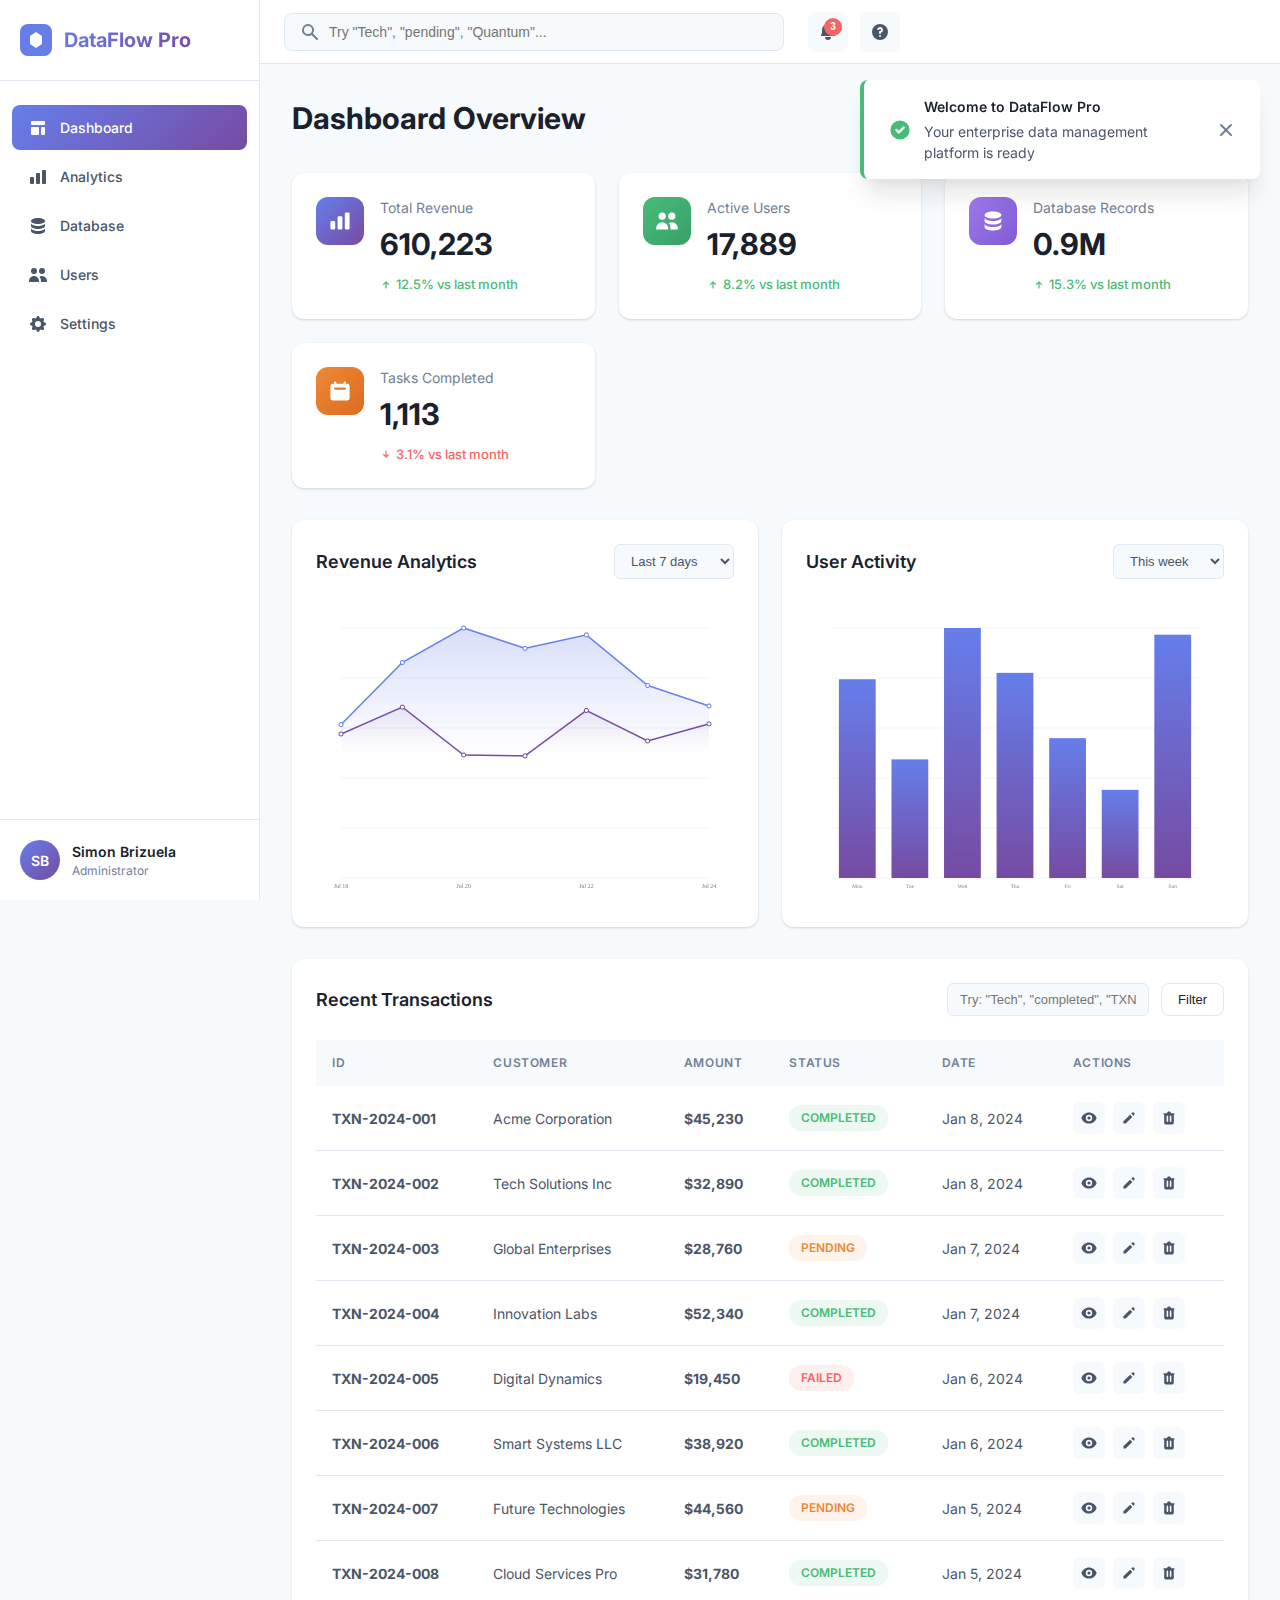
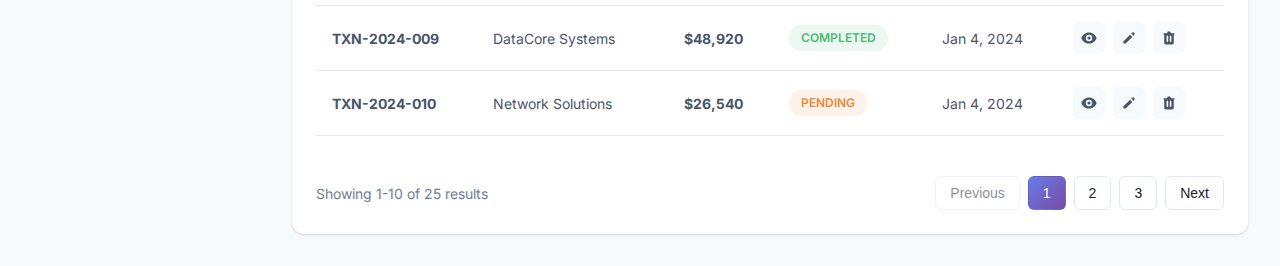
<file: Data Flow/index.html>
<!DOCTYPE html>
<html lang="es">
<head>
    <meta charset="UTF-8">
    <meta name="viewport" content="width=device-width, initial-scale=1.0">
    <title>DataFlow Pro - Enterprise Data Management Platform</title>
    <link rel="stylesheet" href="styles.css">
    <link href="https://fonts.googleapis.com/css2?family=Inter:wght@300;400;500;600;700&display=swap" rel="stylesheet">
</head>
<body>
    <div class="app-container">
        <aside class="sidebar" id="sidebar">
            <div class="sidebar-header">
                <div class="logo">
                    <svg width="32" height="32" viewBox="0 0 32 32" fill="none">
                        <rect width="32" height="32" rx="8" fill="url(#gradient)"/>
                        <path d="M16 8L22 12V20L16 24L10 20V12L16 8Z" fill="white"/>
                        <defs>
                            <linearGradient id="gradient" x1="0" y1="0" x2="32" y2="32">
                                <stop offset="0%" stop-color="#667eea"/>
                                <stop offset="100%" stop-color="#764ba2"/>
                            </linearGradient>
                        </defs>
                    </svg>
                    <span class="logo-text">DataFlow Pro</span>
                </div>
            </div>
            
            <nav class="sidebar-nav">
                <a href="#dashboard" class="nav-item active" data-page="dashboard">
                    <svg width="20" height="20" viewBox="0 0 20 20" fill="currentColor">
                        <path d="M3 4a1 1 0 011-1h12a1 1 0 011 1v2a1 1 0 01-1 1H4a1 1 0 01-1-1V4zM3 10a1 1 0 011-1h6a1 1 0 011 1v6a1 1 0 01-1 1H4a1 1 0 01-1-1v-6zM14 9a1 1 0 00-1 1v6a1 1 0 001 1h2a1 1 0 001-1v-6a1 1 0 00-1-1h-2z"/>
                    </svg>
                    <span>Dashboard</span>
                </a>
                <a href="#analytics" class="nav-item" data-page="analytics">
                    <svg width="20" height="20" viewBox="0 0 20 20" fill="currentColor">
                        <path d="M2 11a1 1 0 011-1h2a1 1 0 011 1v5a1 1 0 01-1 1H3a1 1 0 01-1-1v-5zM8 7a1 1 0 011-1h2a1 1 0 011 1v9a1 1 0 01-1 1H9a1 1 0 01-1-1V7zM14 4a1 1 0 011-1h2a1 1 0 011 1v12a1 1 0 01-1 1h-2a1 1 0 01-1-1V4z"/>
                    </svg>
                    <span>Analytics</span>
                </a>
                <a href="#database" class="nav-item" data-page="database">
                    <svg width="20" height="20" viewBox="0 0 20 20" fill="currentColor">
                        <path d="M3 12v3c0 1.657 3.134 3 7 3s7-1.343 7-3v-3c0 1.657-3.134 3-7 3s-7-1.343-7-3z"/>
                        <path d="M3 7v3c0 1.657 3.134 3 7 3s7-1.343 7-3V7c0 1.657-3.134 3-7 3S3 8.657 3 7z"/>
                        <path d="M17 5c0 1.657-3.134 3-7 3S3 6.657 3 5s3.134-3 7-3 7 1.343 7 3z"/>
                    </svg>
                    <span>Database</span>
                </a>
                <a href="#users" class="nav-item" data-page="users">
                    <svg width="20" height="20" viewBox="0 0 20 20" fill="currentColor">
                        <path d="M9 6a3 3 0 11-6 0 3 3 0 016 0zM17 6a3 3 0 11-6 0 3 3 0 016 0zM12.93 17c.046-.327.07-.66.07-1a6.97 6.97 0 00-1.5-4.33A5 5 0 0119 16v1h-6.07zM6 11a5 5 0 015 5v1H1v-1a5 5 0 015-5z"/>
                    </svg>
                    <span>Users</span>
                </a>
                <a href="#settings" class="nav-item" data-page="settings">
                    <svg width="20" height="20" viewBox="0 0 20 20" fill="currentColor">
                        <path fill-rule="evenodd" d="M11.49 3.17c-.38-1.56-2.6-1.56-2.98 0a1.532 1.532 0 01-2.286.948c-1.372-.836-2.942.734-2.106 2.106.54.886.061 2.042-.947 2.287-1.561.379-1.561 2.6 0 2.978a1.532 1.532 0 01.947 2.287c-.836 1.372.734 2.942 2.106 2.106a1.532 1.532 0 012.287.947c.379 1.561 2.6 1.561 2.978 0a1.533 1.533 0 012.287-.947c1.372.836 2.942-.734 2.106-2.106a1.533 1.533 0 01.947-2.287c1.561-.379 1.561-2.6 0-2.978a1.532 1.532 0 01-.947-2.287c.836-1.372-.734-2.942-2.106-2.106a1.532 1.532 0 01-2.287-.947zM10 13a3 3 0 100-6 3 3 0 000 6z" clip-rule="evenodd"/>
                    </svg>
                    <span>Settings</span>
                </a>
            </nav>

            <div class="sidebar-footer">
                <div class="user-profile">
                    <div class="user-avatar">SB</div>
                    <div class="user-info">
                        <div class="user-name">Simon Brizuela</div>
                        <div class="user-role">Administrator</div>
                    </div>
                </div>
            </div>
        </aside>

        <main class="main-content">
            <header class="topbar">
                <button class="menu-toggle" id="menuToggle">
                    <svg width="24" height="24" viewBox="0 0 24 24" fill="none" stroke="currentColor">
                        <path stroke-linecap="round" stroke-linejoin="round" stroke-width="2" d="M4 6h16M4 12h16M4 18h16"/>
                    </svg>
                </button>
                
                <div class="search-bar">
                    <svg width="20" height="20" viewBox="0 0 20 20" fill="currentColor">
                        <path fill-rule="evenodd" d="M8 4a4 4 0 100 8 4 4 0 000-8zM2 8a6 6 0 1110.89 3.476l4.817 4.817a1 1 0 01-1.414 1.414l-4.816-4.816A6 6 0 012 8z" clip-rule="evenodd"/>
                    </svg>
                    <input type="text" placeholder='Try "Tech", "pending", "Quantum"...' id="searchInput">
                </div>

                <div class="topbar-actions">
                    <button class="icon-button" id="notificationBtn">
                        <svg width="20" height="20" viewBox="0 0 20 20" fill="currentColor">
                            <path d="M10 2a6 6 0 00-6 6v3.586l-.707.707A1 1 0 004 14h12a1 1 0 00.707-1.707L16 11.586V8a6 6 0 00-6-6zM10 18a3 3 0 01-3-3h6a3 3 0 01-3 3z"/>
                        </svg>
                        <span class="notification-badge">3</span>
                    </button>
                    <button class="icon-button">
                        <svg width="20" height="20" viewBox="0 0 20 20" fill="currentColor">
                            <path fill-rule="evenodd" d="M18 10a8 8 0 11-16 0 8 8 0 0116 0zm-8-3a1 1 0 00-.867.5 1 1 0 11-1.731-1A3 3 0 0113 8a3.001 3.001 0 01-2 2.83V11a1 1 0 11-2 0v-1a1 1 0 011-1 1 1 0 100-2zm0 8a1 1 0 100-2 1 1 0 000 2z" clip-rule="evenodd"/>
                        </svg>
                    </button>
                </div>
            </header>

            <div class="content-area" id="contentArea">
                <!-- Dashboard Page -->
                <div class="page-content active" id="dashboardPage">
                    <div class="page-header">
                        <h1 class="page-title">Dashboard Overview</h1>
                        <div class="page-actions">
                            <button class="btn btn-secondary">
                                <svg width="16" height="16" viewBox="0 0 20 20" fill="currentColor">
                                    <path fill-rule="evenodd" d="M3 17a1 1 0 011-1h12a1 1 0 110 2H4a1 1 0 01-1-1zm3.293-7.707a1 1 0 011.414 0L9 10.586V3a1 1 0 112 0v7.586l1.293-1.293a1 1 0 111.414 1.414l-3 3a1 1 0 01-1.414 0l-3-3a1 1 0 010-1.414z" clip-rule="evenodd"/>
                                </svg>
                                Export
                            </button>
                            <button class="btn btn-primary" id="addTransactionBtn">
                                <svg width="16" height="16" viewBox="0 0 20 20" fill="currentColor">
                                    <path fill-rule="evenodd" d="M10 3a1 1 0 011 1v5h5a1 1 0 110 2h-5v5a1 1 0 11-2 0v-5H4a1 1 0 110-2h5V4a1 1 0 011-1z" clip-rule="evenodd"/>
                                </svg>
                                Add Transaction
                            </button>
                        </div>
                    </div>

                    <div class="stats-grid">
                        <div class="stat-card">
                            <div class="stat-icon stat-icon-blue">
                                <svg width="24" height="24" viewBox="0 0 20 20" fill="currentColor">
                                    <path d="M2 11a1 1 0 011-1h2a1 1 0 011 1v5a1 1 0 01-1 1H3a1 1 0 01-1-1v-5zM8 7a1 1 0 011-1h2a1 1 0 011 1v9a1 1 0 01-1 1H9a1 1 0 01-1-1V7zM14 4a1 1 0 011-1h2a1 1 0 011 1v12a1 1 0 01-1 1h-2a1 1 0 01-1-1V4z"/>
                                </svg>
                            </div>
                            <div class="stat-content">
                                <div class="stat-label">Total Revenue</div>
                                <div class="stat-value" data-target="847532">$847,532</div>
                                <div class="stat-change positive">
                                    <svg width="12" height="12" viewBox="0 0 20 20" fill="currentColor">
                                        <path fill-rule="evenodd" d="M5.293 9.707a1 1 0 010-1.414l4-4a1 1 0 011.414 0l4 4a1 1 0 01-1.414 1.414L11 7.414V15a1 1 0 11-2 0V7.414L6.707 9.707a1 1 0 01-1.414 0z" clip-rule="evenodd"/>
                                    </svg>
                                    12.5% vs last month
                                </div>
                            </div>
                        </div>

                        <div class="stat-card">
                            <div class="stat-icon stat-icon-green">
                                <svg width="24" height="24" viewBox="0 0 20 20" fill="currentColor">
                                    <path d="M9 6a3 3 0 11-6 0 3 3 0 016 0zM17 6a3 3 0 11-6 0 3 3 0 016 0zM12.93 17c.046-.327.07-.66.07-1a6.97 6.97 0 00-1.5-4.33A5 5 0 0119 16v1h-6.07zM6 11a5 5 0 015 5v1H1v-1a5 5 0 015-5z"/>
                                </svg>
                            </div>
                            <div class="stat-content">
                                <div class="stat-label">Active Users</div>
                                <div class="stat-value" data-target="24847">24,847</div>
                                <div class="stat-change positive">
                                    <svg width="12" height="12" viewBox="0 0 20 20" fill="currentColor">
                                        <path fill-rule="evenodd" d="M5.293 9.707a1 1 0 010-1.414l4-4a1 1 0 011.414 0l4 4a1 1 0 01-1.414 1.414L11 7.414V15a1 1 0 11-2 0V7.414L6.707 9.707a1 1 0 01-1.414 0z" clip-rule="evenodd"/>
                                    </svg>
                                    8.2% vs last month
                                </div>
                            </div>
                        </div>

                        <div class="stat-card">
                            <div class="stat-icon stat-icon-purple">
                                <svg width="24" height="24" viewBox="0 0 20 20" fill="currentColor">
                                    <path d="M3 12v3c0 1.657 3.134 3 7 3s7-1.343 7-3v-3c0 1.657-3.134 3-7 3s-7-1.343-7-3z"/>
                                    <path d="M3 7v3c0 1.657 3.134 3 7 3s7-1.343 7-3V7c0 1.657-3.134 3-7 3S3 8.657 3 7z"/>
                                    <path d="M17 5c0 1.657-3.134 3-7 3S3 6.657 3 5s3.134-3 7-3 7 1.343 7 3z"/>
                                </svg>
                            </div>
                            <div class="stat-content">
                                <div class="stat-label">Database Records</div>
                                <div class="stat-value" data-target="1200000">1.2M</div>
                                <div class="stat-change positive">
                                    <svg width="12" height="12" viewBox="0 0 20 20" fill="currentColor">
                                        <path fill-rule="evenodd" d="M5.293 9.707a1 1 0 010-1.414l4-4a1 1 0 011.414 0l4 4a1 1 0 01-1.414 1.414L11 7.414V15a1 1 0 11-2 0V7.414L6.707 9.707a1 1 0 01-1.414 0z" clip-rule="evenodd"/>
                                    </svg>
                                    15.3% vs last month
                                </div>
                            </div>
                        </div>

                        <div class="stat-card">
                            <div class="stat-icon stat-icon-orange">
                                <svg width="24" height="24" viewBox="0 0 20 20" fill="currentColor">
                                    <path fill-rule="evenodd" d="M6 2a1 1 0 00-1 1v1H4a2 2 0 00-2 2v10a2 2 0 002 2h12a2 2 0 002-2V6a2 2 0 00-2-2h-1V3a1 1 0 10-2 0v1H7V3a1 1 0 00-1-1zm0 5a1 1 0 000 2h8a1 1 0 100-2H6z" clip-rule="evenodd"/>
                                </svg>
                            </div>
                            <div class="stat-content">
                                <div class="stat-label">Tasks Completed</div>
                                <div class="stat-value" data-target="1547">1,547</div>
                                <div class="stat-change negative">
                                    <svg width="12" height="12" viewBox="0 0 20 20" fill="currentColor">
                                        <path fill-rule="evenodd" d="M14.707 10.293a1 1 0 010 1.414l-4 4a1 1 0 01-1.414 0l-4-4a1 1 0 111.414-1.414L9 12.586V5a1 1 0 012 0v7.586l2.293-2.293a1 1 0 011.414 0z" clip-rule="evenodd"/>
                                    </svg>
                                    3.1% vs last month
                                </div>
                            </div>
                        </div>
                    </div>

                    <div class="dashboard-grid">
                        <div class="chart-card">
                            <div class="card-header">
                                <h3 class="card-title">Revenue Analytics</h3>
                                <select class="card-select" id="revenueChartSelect">
                                    <option value="7">Last 7 days</option>
                                    <option value="30">Last 30 days</option>
                                    <option value="90">Last 90 days</option>
                                </select>
                            </div>
                            <div class="chart-container">
                                <canvas id="revenueChart"></canvas>
                            </div>
                        </div>

                        <div class="chart-card">
                            <div class="card-header">
                                <h3 class="card-title">User Activity</h3>
                                <select class="card-select" id="activityChartSelect">
                                    <option value="week">This week</option>
                                    <option value="month">This month</option>
                                    <option value="year">This year</option>
                                </select>
                            </div>
                            <div class="chart-container">
                                <canvas id="activityChart"></canvas>
                            </div>
                        </div>
                    </div>

                    <div class="data-table-card">
                        <div class="card-header">
                            <h3 class="card-title">Recent Transactions</h3>
                            <div class="table-controls">
                                <input type="text" placeholder='Try: "Tech", "completed", "TXN-2024-015"' class="table-search" id="tableSearch">
                                <button class="btn btn-secondary btn-sm" id="filterBtn">Filter</button>
                            </div>
                        </div>
                        <div class="table-container">
                            <table class="data-table" id="transactionsTable">
                                <thead>
                                    <tr>
                                        <th>ID</th>
                                        <th>Customer</th>
                                        <th>Amount</th>
                                        <th>Status</th>
                                        <th>Date</th>
                                        <th>Actions</th>
                                    </tr>
                                </thead>
                                <tbody id="tableBody"></tbody>
                            </table>
                        </div>
                        <div class="table-pagination">
                            <div class="pagination-info">Showing 1-10 of 245 results</div>
                            <div class="pagination-controls">
                                <button class="pagination-btn">Previous</button>
                                <button class="pagination-btn active">1</button>
                                <button class="pagination-btn">2</button>
                                <button class="pagination-btn">3</button>
                                <button class="pagination-btn">Next</button>
                            </div>
                        </div>
                    </div>
                </div>

                <!-- Analytics Page -->
                <div class="page-content" id="analyticsPage">
                    <div class="page-header">
                        <h1 class="page-title">Analytics & Reports</h1>
                        <div class="page-actions">
                            <button class="btn btn-secondary">
                                <svg width="16" height="16" viewBox="0 0 20 20" fill="currentColor">
                                    <path fill-rule="evenodd" d="M3 17a1 1 0 011-1h12a1 1 0 110 2H4a1 1 0 01-1-1zm3.293-7.707a1 1 0 011.414 0L9 10.586V3a1 1 0 112 0v7.586l1.293-1.293a1 1 0 111.414 1.414l-3 3a1 1 0 01-1.414 0l-3-3a1 1 0 010-1.414z" clip-rule="evenodd"/>
                                </svg>
                                Export Report
                            </button>
                        </div>
                    </div>

                    <div class="stats-grid">
                        <div class="stat-card">
                            <div class="stat-icon stat-icon-blue">
                                <svg width="24" height="24" viewBox="0 0 20 20" fill="currentColor">
                                    <path d="M2 11a1 1 0 011-1h2a1 1 0 011 1v5a1 1 0 01-1 1H3a1 1 0 01-1-1v-5zM8 7a1 1 0 011-1h2a1 1 0 011 1v9a1 1 0 01-1 1H9a1 1 0 01-1-1V7zM14 4a1 1 0 011-1h2a1 1 0 011 1v12a1 1 0 01-1 1h-2a1 1 0 01-1-1V4z"/>
                                </svg>
                            </div>
                            <div class="stat-content">
                                <div class="stat-label">Conversion Rate</div>
                                <div class="stat-value">24.8%</div>
                                <div class="stat-change positive">
                                    <svg width="12" height="12" viewBox="0 0 20 20" fill="currentColor">
                                        <path fill-rule="evenodd" d="M5.293 9.707a1 1 0 010-1.414l4-4a1 1 0 011.414 0l4 4a1 1 0 01-1.414 1.414L11 7.414V15a1 1 0 11-2 0V7.414L6.707 9.707a1 1 0 01-1.414 0z" clip-rule="evenodd"/>
                                    </svg>
                                    4.3% vs last month
                                </div>
                            </div>
                        </div>

                        <div class="stat-card">
                            <div class="stat-icon stat-icon-green">
                                <svg width="24" height="24" viewBox="0 0 20 20" fill="currentColor">
                                    <path fill-rule="evenodd" d="M10 18a8 8 0 100-16 8 8 0 000 16zm1-11a1 1 0 10-2 0v2H7a1 1 0 100 2h2v2a1 1 0 102 0v-2h2a1 1 0 100-2h-2V7z" clip-rule="evenodd"/>
                                </svg>
                            </div>
                            <div class="stat-content">
                                <div class="stat-label">Avg. Session Time</div>
                                <div class="stat-value">5m 42s</div>
                                <div class="stat-change positive">
                                    <svg width="12" height="12" viewBox="0 0 20 20" fill="currentColor">
                                        <path fill-rule="evenodd" d="M5.293 9.707a1 1 0 010-1.414l4-4a1 1 0 011.414 0l4 4a1 1 0 01-1.414 1.414L11 7.414V15a1 1 0 11-2 0V7.414L6.707 9.707a1 1 0 01-1.414 0z" clip-rule="evenodd"/>
                                    </svg>
                                    2.1% vs last month
                                </div>
                            </div>
                        </div>

                        <div class="stat-card">
                            <div class="stat-icon stat-icon-purple">
                                <svg width="24" height="24" viewBox="0 0 20 20" fill="currentColor">
                                    <path d="M2 6a2 2 0 012-2h6a2 2 0 012 2v8a2 2 0 01-2 2H4a2 2 0 01-2-2V6zM14.553 7.106A1 1 0 0014 8v4a1 1 0 00.553.894l2 1A1 1 0 0018 13V7a1 1 0 00-1.447-.894l-2 1z"/>
                                </svg>
                            </div>
                            <div class="stat-content">
                                <div class="stat-label">Bounce Rate</div>
                                <div class="stat-value">32.4%</div>
                                <div class="stat-change negative">
                                    <svg width="12" height="12" viewBox="0 0 20 20" fill="currentColor">
                                        <path fill-rule="evenodd" d="M14.707 10.293a1 1 0 010 1.414l-4 4a1 1 0 01-1.414 0l-4-4a1 1 0 111.414-1.414L9 12.586V5a1 1 0 012 0v7.586l2.293-2.293a1 1 0 011.414 0z" clip-rule="evenodd"/>
                                    </svg>
                                    1.2% vs last month
                                </div>
                            </div>
                        </div>

                        <div class="stat-card">
                            <div class="stat-icon stat-icon-orange">
                                <svg width="24" height="24" viewBox="0 0 20 20" fill="currentColor">
                                    <path fill-rule="evenodd" d="M6 2a1 1 0 00-1 1v1H4a2 2 0 00-2 2v10a2 2 0 002 2h12a2 2 0 002-2V6a2 2 0 00-2-2h-1V3a1 1 0 10-2 0v1H7V3a1 1 0 00-1-1zm0 5a1 1 0 000 2h8a1 1 0 100-2H6z" clip-rule="evenodd"/>
                                </svg>
                            </div>
                            <div class="stat-content">
                                <div class="stat-label">Page Views</div>
                                <div class="stat-value">128K</div>
                                <div class="stat-change positive">
                                    <svg width="12" height="12" viewBox="0 0 20 20" fill="currentColor">
                                        <path fill-rule="evenodd" d="M5.293 9.707a1 1 0 010-1.414l4-4a1 1 0 011.414 0l4 4a1 1 0 01-1.414 1.414L11 7.414V15a1 1 0 11-2 0V7.414L6.707 9.707a1 1 0 01-1.414 0z" clip-rule="evenodd"/>
                                    </svg>
                                    18.5% vs last month
                                </div>
                            </div>
                        </div>
                    </div>

                    <div class="chart-card">
                        <div class="card-header">
                            <h3 class="card-title">Performance Metrics</h3>
                            <select class="card-select">
                                <option>Last 30 days</option>
                                <option>Last 90 days</option>
                                <option>This year</option>
                            </select>
                        </div>
                        <div class="chart-container">
                            <canvas id="analyticsChart"></canvas>
                        </div>
                    </div>
                </div>

                <!-- Database Page -->
                <div class="page-content" id="databasePage">
                    <div class="page-header">
                        <h1 class="page-title">Database Management</h1>
                        <div class="page-actions">
                            <button class="btn btn-secondary">
                                <svg width="16" height="16" viewBox="0 0 20 20" fill="currentColor">
                                    <path d="M3 12v3c0 1.657 3.134 3 7 3s7-1.343 7-3v-3c0 1.657-3.134 3-7 3s-7-1.343-7-3z"/>
                                    <path d="M3 7v3c0 1.657 3.134 3 7 3s7-1.343 7-3V7c0 1.657-3.134 3-7 3S3 8.657 3 7z"/>
                                    <path d="M17 5c0 1.657-3.134 3-7 3S3 6.657 3 5s3.134-3 7-3 7 1.343 7 3z"/>
                                </svg>
                                Backup Database
                            </button>
                            <button class="btn btn-primary">
                                <svg width="16" height="16" viewBox="0 0 20 20" fill="currentColor">
                                    <path fill-rule="evenodd" d="M10 3a1 1 0 011 1v5h5a1 1 0 110 2h-5v5a1 1 0 11-2 0v-5H4a1 1 0 110-2h5V4a1 1 0 011-1z" clip-rule="evenodd"/>
                                </svg>
                                New Table
                            </button>
                        </div>
                    </div>

                    <div class="stats-grid">
                        <div class="stat-card">
                            <div class="stat-icon stat-icon-purple">
                                <svg width="24" height="24" viewBox="0 0 20 20" fill="currentColor">
                                    <path d="M3 12v3c0 1.657 3.134 3 7 3s7-1.343 7-3v-3c0 1.657-3.134 3-7 3s-7-1.343-7-3z"/>
                                    <path d="M3 7v3c0 1.657 3.134 3 7 3s7-1.343 7-3V7c0 1.657-3.134 3-7 3S3 8.657 3 7z"/>
                                    <path d="M17 5c0 1.657-3.134 3-7 3S3 6.657 3 5s3.134-3 7-3 7 1.343 7 3z"/>
                                </svg>
                            </div>
                            <div class="stat-content">
                                <div class="stat-label">Total Tables</div>
                                <div class="stat-value">48</div>
                                <div class="stat-change positive">
                                    <svg width="12" height="12" viewBox="0 0 20 20" fill="currentColor">
                                        <path fill-rule="evenodd" d="M5.293 9.707a1 1 0 010-1.414l4-4a1 1 0 011.414 0l4 4a1 1 0 01-1.414 1.414L11 7.414V15a1 1 0 11-2 0V7.414L6.707 9.707a1 1 0 01-1.414 0z" clip-rule="evenodd"/>
                                    </svg>
                                    3 new this month
                                </div>
                            </div>
                        </div>

                        <div class="stat-card">
                            <div class="stat-icon stat-icon-blue">
                                <svg width="24" height="24" viewBox="0 0 20 20" fill="currentColor">
                                    <path fill-rule="evenodd" d="M3 5a2 2 0 012-2h10a2 2 0 012 2v8a2 2 0 01-2 2h-2.22l.123.489.804.804A1 1 0 0113 18H7a1 1 0 01-.707-1.707l.804-.804L7.22 15H5a2 2 0 01-2-2V5zm5.771 7H5V5h10v7H8.771z" clip-rule="evenodd"/>
                                </svg>
                            </div>
                            <div class="stat-content">
                                <div class="stat-label">Storage Used</div>
                                <div class="stat-value">234 GB</div>
                                <div class="stat-change positive">
                                    <svg width="12" height="12" viewBox="0 0 20 20" fill="currentColor">
                                        <path fill-rule="evenodd" d="M5.293 9.707a1 1 0 010-1.414l4-4a1 1 0 011.414 0l4 4a1 1 0 01-1.414 1.414L11 7.414V15a1 1 0 11-2 0V7.414L6.707 9.707a1 1 0 01-1.414 0z" clip-rule="evenodd"/>
                                    </svg>
                                    12 GB vs last month
                                </div>
                            </div>
                        </div>

                        <div class="stat-card">
                            <div class="stat-icon stat-icon-green">
                                <svg width="24" height="24" viewBox="0 0 20 20" fill="currentColor">
                                    <path fill-rule="evenodd" d="M10 18a8 8 0 100-16 8 8 0 000 16zm3.707-9.293a1 1 0 00-1.414-1.414L9 10.586 7.707 9.293a1 1 0 00-1.414 1.414l2 2a1 1 0 001.414 0l4-4z" clip-rule="evenodd"/>
                                </svg>
                            </div>
                            <div class="stat-content">
                                <div class="stat-label">Query Performance</div>
                                <div class="stat-value">98.7%</div>
                                <div class="stat-change positive">
                                    <svg width="12" height="12" viewBox="0 0 20 20" fill="currentColor">
                                        <path fill-rule="evenodd" d="M5.293 9.707a1 1 0 010-1.414l4-4a1 1 0 011.414 0l4 4a1 1 0 01-1.414 1.414L11 7.414V15a1 1 0 11-2 0V7.414L6.707 9.707a1 1 0 01-1.414 0z" clip-rule="evenodd"/>
                                    </svg>
                                    0.3% improvement
                                </div>
                            </div>
                        </div>

                        <div class="stat-card">
                            <div class="stat-icon stat-icon-orange">
                                <svg width="24" height="24" viewBox="0 0 20 20" fill="currentColor">
                                    <path fill-rule="evenodd" d="M18 10a8 8 0 11-16 0 8 8 0 0116 0zm-7-4a1 1 0 11-2 0 1 1 0 012 0zM9 9a1 1 0 000 2v3a1 1 0 001 1h1a1 1 0 100-2v-3a1 1 0 00-1-1H9z" clip-rule="evenodd"/>
                                </svg>
                            </div>
                            <div class="stat-content">
                                <div class="stat-label">Active Connections</div>
                                <div class="stat-value">142</div>
                                <div class="stat-change positive">
                                    <svg width="12" height="12" viewBox="0 0 20 20" fill="currentColor">
                                        <path fill-rule="evenodd" d="M5.293 9.707a1 1 0 010-1.414l4-4a1 1 0 011.414 0l4 4a1 1 0 01-1.414 1.414L11 7.414V15a1 1 0 11-2 0V7.414L6.707 9.707a1 1 0 01-1.414 0z" clip-rule="evenodd"/>
                                    </svg>
                                    Real-time monitoring
                                </div>
                            </div>
                        </div>
                    </div>
                </div>

                <!-- Users Page -->
                <div class="page-content" id="usersPage">
                    <div class="page-header">
                        <h1 class="page-title">User Management</h1>
                        <div class="page-actions">
                            <button class="btn btn-secondary" id="exportUsersBtn">
                                <svg width="16" height="16" viewBox="0 0 20 20" fill="currentColor">
                                    <path fill-rule="evenodd" d="M3 17a1 1 0 011-1h12a1 1 0 110 2H4a1 1 0 01-1-1zm3.293-7.707a1 1 0 011.414 0L9 10.586V3a1 1 0 112 0v7.586l1.293-1.293a1 1 0 111.414 1.414l-3 3a1 1 0 01-1.414 0l-3-3a1 1 0 010-1.414z" clip-rule="evenodd"/>
                                </svg>
                                Export Users
                            </button>
                            <button class="btn btn-primary" id="addUserBtn">
                                <svg width="16" height="16" viewBox="0 0 20 20" fill="currentColor">
                                    <path d="M8 9a3 3 0 100-6 3 3 0 000 6zM8 11a6 6 0 016 6H2a6 6 0 016-6zM16 7a1 1 0 10-2 0v1h-1a1 1 0 100 2h1v1a1 1 0 102 0v-1h1a1 1 0 100-2h-1V7z"/>
                                </svg>
                                Add User
                            </button>
                        </div>
                    </div>
                    
                    <div class="users-table-card">
                        <div class="card-header">
                            <h3 class="card-title">All Users</h3>
                            <div class="table-controls">
                                <input type="text" placeholder='Search users...' class="table-search" id="usersSearch">
                            </div>
                        </div>
                        <div class="table-container">
                            <table class="data-table" id="usersTable">
                                <thead>
                                    <tr>
                                        <th>User</th>
                                        <th>Email</th>
                                        <th>Role</th>
                                        <th>Department</th>
                                        <th>Status</th>
                                        <th>Actions</th>
                                    </tr>
                                </thead>
                                <tbody id="usersTableBody"></tbody>
                            </table>
                        </div>
                    </div>

                    <div class="stats-grid">
                        <div class="stat-card">
                            <div class="stat-icon stat-icon-green">
                                <svg width="24" height="24" viewBox="0 0 20 20" fill="currentColor">
                                    <path d="M9 6a3 3 0 11-6 0 3 3 0 016 0zM17 6a3 3 0 11-6 0 3 3 0 016 0zM12.93 17c.046-.327.07-.66.07-1a6.97 6.97 0 00-1.5-4.33A5 5 0 0119 16v1h-6.07zM6 11a5 5 0 015 5v1H1v-1a5 5 0 015-5z"/>
                                </svg>
                            </div>
                            <div class="stat-content">
                                <div class="stat-label">Total Users</div>
                                <div class="stat-value" data-target="24847">24,847</div>
                                <div class="stat-change positive">
                                    <svg width="12" height="12" viewBox="0 0 20 20" fill="currentColor">
                                        <path fill-rule="evenodd" d="M5.293 9.707a1 1 0 010-1.414l4-4a1 1 0 011.414 0l4 4a1 1 0 01-1.414 1.414L11 7.414V15a1 1 0 11-2 0V7.414L6.707 9.707a1 1 0 01-1.414 0z" clip-rule="evenodd"/>
                                    </svg>
                                    8.2% vs last month
                                </div>
                            </div>
                        </div>

                        <div class="stat-card">
                            <div class="stat-icon stat-icon-blue">
                                <svg width="24" height="24" viewBox="0 0 20 20" fill="currentColor">
                                    <path fill-rule="evenodd" d="M10 9a3 3 0 100-6 3 3 0 000 6zm-7 9a7 7 0 1114 0H3z" clip-rule="evenodd"/>
                                </svg>
                            </div>
                            <div class="stat-content">
                                <div class="stat-label">Active Now</div>
                                <div class="stat-value">1,432</div>
                                <div class="stat-change positive">
                                    <svg width="12" height="12" viewBox="0 0 20 20" fill="currentColor">
                                        <path fill-rule="evenodd" d="M5.293 9.707a1 1 0 010-1.414l4-4a1 1 0 011.414 0l4 4a1 1 0 01-1.414 1.414L11 7.414V15a1 1 0 11-2 0V7.414L6.707 9.707a1 1 0 01-1.414 0z" clip-rule="evenodd"/>
                                    </svg>
                                    Live tracking
                                </div>
                            </div>
                        </div>

                        <div class="stat-card">
                            <div class="stat-icon stat-icon-purple">
                                <svg width="24" height="24" viewBox="0 0 20 20" fill="currentColor">
                                    <path d="M13 6a3 3 0 11-6 0 3 3 0 016 0zM18 8a2 2 0 11-4 0 2 2 0 014 0zM14 15a4 4 0 00-8 0v3h8v-3zM6 8a2 2 0 11-4 0 2 2 0 014 0zM16 18v-3a5.972 5.972 0 00-.75-2.906A3.005 3.005 0 0119 15v3h-3zM4.75 12.094A5.973 5.973 0 004 15v3H1v-3a3 3 0 013.75-2.906z"/>
                                </svg>
                            </div>
                            <div class="stat-content">
                                <div class="stat-label">New This Month</div>
                                <div class="stat-value">847</div>
                                <div class="stat-change positive">
                                    <svg width="12" height="12" viewBox="0 0 20 20" fill="currentColor">
                                        <path fill-rule="evenodd" d="M5.293 9.707a1 1 0 010-1.414l4-4a1 1 0 011.414 0l4 4a1 1 0 01-1.414 1.414L11 7.414V15a1 1 0 11-2 0V7.414L6.707 9.707a1 1 0 01-1.414 0z" clip-rule="evenodd"/>
                                    </svg>
                                    12% increase
                                </div>
                            </div>
                        </div>

                        <div class="stat-card">
                            <div class="stat-icon stat-icon-orange">
                                <svg width="24" height="24" viewBox="0 0 20 20" fill="currentColor">
                                    <path fill-rule="evenodd" d="M11.3 1.046A1 1 0 0112 2v5h4a1 1 0 01.82 1.573l-7 10A1 1 0 018 18v-5H4a1 1 0 01-.82-1.573l7-10a1 1 0 011.12-.38z" clip-rule="evenodd"/>
                                </svg>
                            </div>
                            <div class="stat-content">
                                <div class="stat-label">Premium Users</div>
                                <div class="stat-value">3,241</div>
                                <div class="stat-change positive">
                                    <svg width="12" height="12" viewBox="0 0 20 20" fill="currentColor">
                                        <path fill-rule="evenodd" d="M5.293 9.707a1 1 0 010-1.414l4-4a1 1 0 011.414 0l4 4a1 1 0 01-1.414 1.414L11 7.414V15a1 1 0 11-2 0V7.414L6.707 9.707a1 1 0 01-1.414 0z" clip-rule="evenodd"/>
                                    </svg>
                                    5.7% conversion
                                </div>
                            </div>
                        </div>
                    </div>
                </div>

                <!-- Settings Page -->
                <div class="page-content" id="settingsPage">
                    <div class="page-header">
                        <h1 class="page-title">Settings</h1>
                    </div>

                    <div class="settings-container">
                        <div class="settings-card">
                            <h3 class="settings-title">Appearance</h3>
                            <div class="setting-item">
                                <div class="setting-info">
                                    <div class="setting-label">Dark Mode</div>
                                    <div class="setting-description">Enable dark mode for better viewing at night</div>
                                </div>
                                <label class="toggle-switch">
                                    <input type="checkbox" id="darkModeToggle">
                                    <span class="toggle-slider"></span>
                                </label>
                            </div>
                        </div>

                        <div class="settings-card">
                            <h3 class="settings-title">Notifications</h3>
                            <div class="setting-item">
                                <div class="setting-info">
                                    <div class="setting-label">Email Notifications</div>
                                    <div class="setting-description">Receive email updates about your account</div>
                                </div>
                                <label class="toggle-switch">
                                    <input type="checkbox" checked>
                                    <span class="toggle-slider"></span>
                                </label>
                            </div>
                            <div class="setting-item">
                                <div class="setting-info">
                                    <div class="setting-label">Push Notifications</div>
                                    <div class="setting-description">Receive push notifications in browser</div>
                                </div>
                                <label class="toggle-switch">
                                    <input type="checkbox" checked>
                                    <span class="toggle-slider"></span>
                                </label>
                            </div>
                        </div>

                        <div class="settings-card">
                            <h3 class="settings-title">Security</h3>
                            <div class="setting-item">
                                <div class="setting-info">
                                    <div class="setting-label">Two-Factor Authentication</div>
                                    <div class="setting-description">Add an extra layer of security to your account</div>
                                </div>
                                <button class="btn btn-secondary btn-sm">Enable</button>
                            </div>
                            <div class="setting-item">
                                <div class="setting-info">
                                    <div class="setting-label">Change Password</div>
                                    <div class="setting-description">Update your password regularly</div>
                                </div>
                                <button class="btn btn-secondary btn-sm">Change</button>
                            </div>
                        </div>
                    </div>
                </div>
            </div>
        </main>
    </div>

    <!-- Toast Notification Container -->
    <div id="toastContainer" class="toast-container"></div>

    <script src="config.js"></script>
    <script src="script.js"></script>
</body>
</html>
</file>
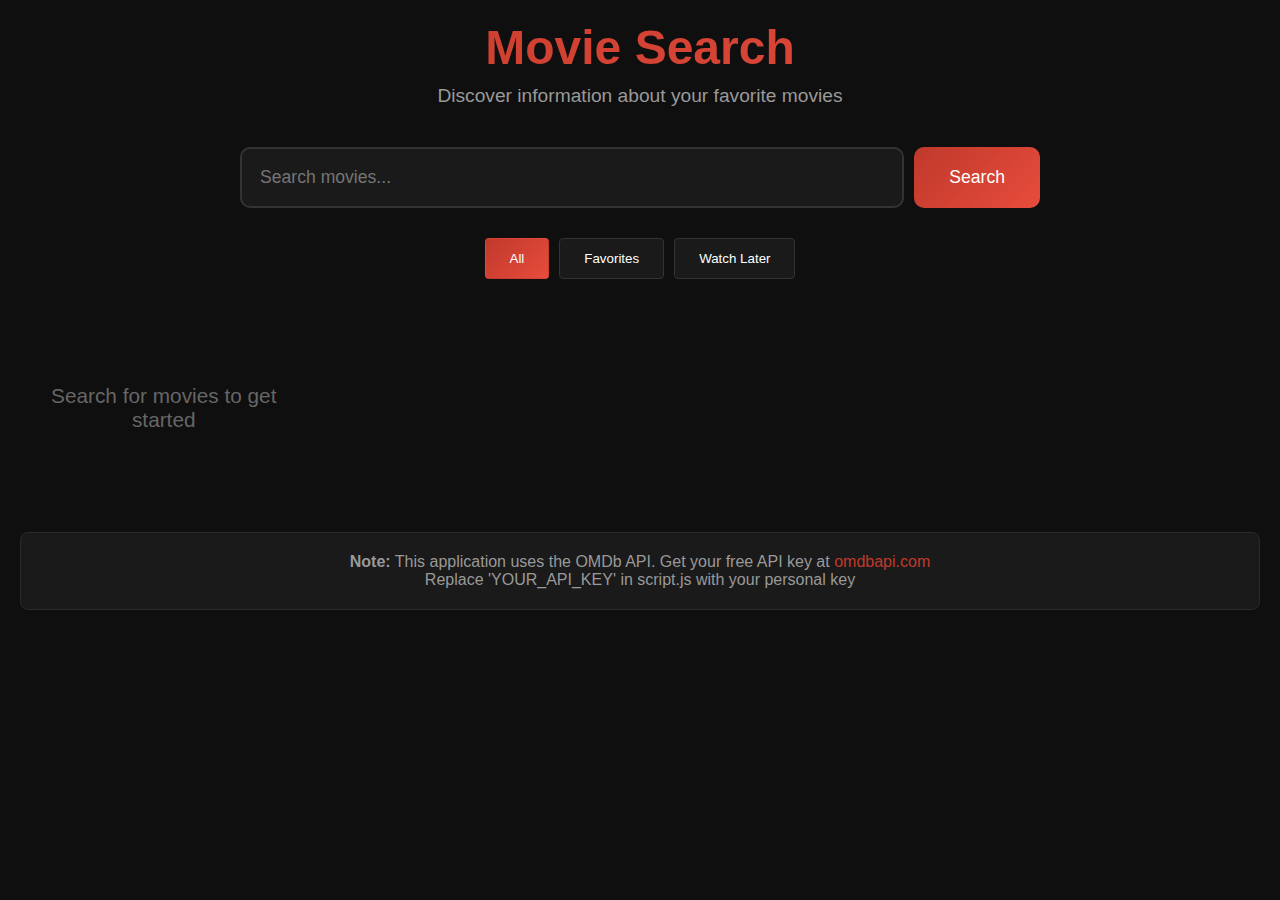
<file: movie-search/index.html>
<!DOCTYPE html>
<html lang="es">
<head>
    <meta charset="UTF-8">
    <meta name="viewport" content="width=device-width, initial-scale=1.0">
    <title>Movie Search App</title>
    <link rel="stylesheet" href="styles.css">
</head>
<body>
    <div class="container">
        <header>
            <h1>Movie Search</h1>
            <p class="subtitle">Discover information about your favorite movies</p>
        </header>

        <div class="search-section">
            <input type="text" id="searchInput" placeholder="Search movies..." />
            <button id="searchBtn">Search</button>
        </div>

        <div class="filter-section">
            <button class="filter-tag active" data-filter="all">All</button>
            <button class="filter-tag" data-filter="favorites">Favorites</button>
            <button class="filter-tag" data-filter="watchlist">Watch Later</button>
        </div>

        <div id="errorMessage" class="error-message hidden"></div>

        <div id="loadingSpinner" class="loading hidden">
            <div class="spinner"></div>
            <p>Searching movies...</p>
        </div>

        <div id="moviesGrid" class="movies-grid"></div>

        <div id="loadMoreContainer" class="load-more-container hidden">
            <button id="loadMoreBtn" class="load-more-btn">Load More</button>
        </div>
    </div>

    <!-- Modal -->
    <div id="movieModal" class="modal hidden">
        <div class="modal-content">
            <span class="close-modal">&times;</span>
            <div id="modalBody" class="modal-body"></div>
        </div>
    </div>

    <footer>
        <p><strong>Note:</strong> This application uses the OMDb API. Get your free API key at <a href="http://www.omdbapi.com/apikey.aspx" target="_blank">omdbapi.com</a></p>
        <p>Replace 'YOUR_API_KEY' in script.js with your personal key</p>
    </footer>

    <script src="script.js"></script>
</body>
</html>
</file>
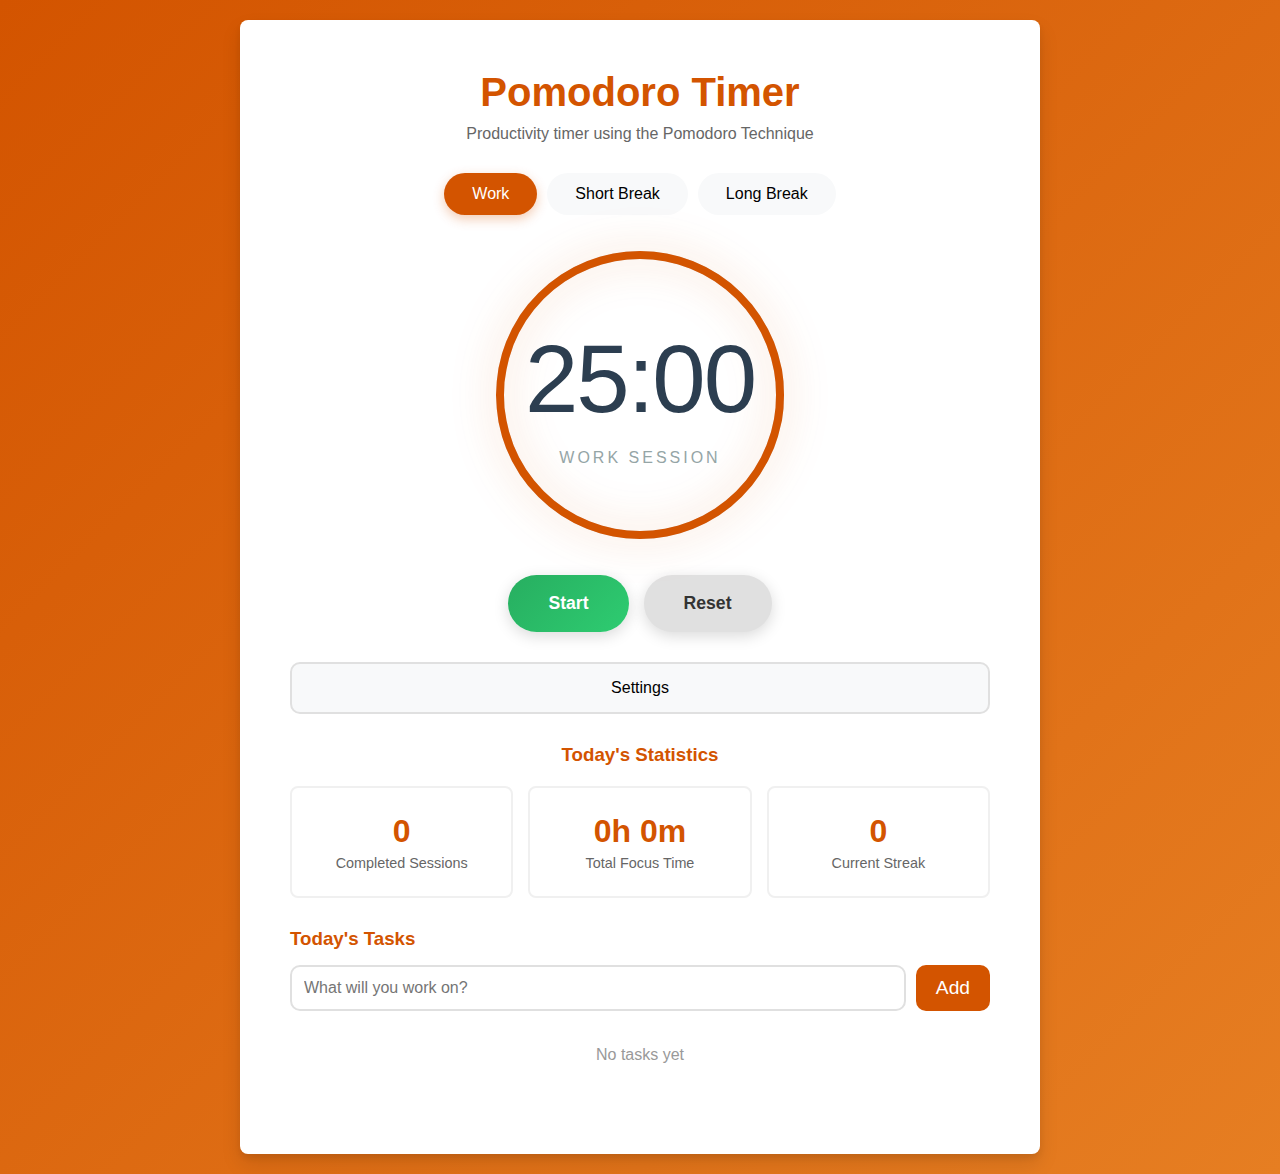
<file: pomodoro-timer/index.html>
<!DOCTYPE html>
<html lang="es">
<head>
    <meta charset="UTF-8">
    <meta name="viewport" content="width=device-width, initial-scale=1.0">
    <title>Pomodoro Timer</title>
    <link rel="stylesheet" href="styles.css">
</head>
<body>
    <div class="container">
        <header>
            <h1>Pomodoro Timer</h1>
            <p class="subtitle">Productivity timer using the Pomodoro Technique</p>
        </header>

        <!-- Mode Selection -->
        <div class="mode-selection">
            <button class="mode-btn active" data-mode="pomodoro">Work</button>
            <button class="mode-btn" data-mode="shortBreak">Short Break</button>
            <button class="mode-btn" data-mode="longBreak">Long Break</button>
        </div>

        <!-- Timer Display -->
        <div class="timer-section">
            <div class="timer-circle">
                <svg class="progress-ring" width="300" height="300">
                    <circle class="progress-ring-circle-bg" cx="150" cy="150" r="140" />
                    <circle class="progress-ring-circle" cx="150" cy="150" r="140" />
                </svg>
                <div class="timer-display">
                    <div id="timeDisplay">25:00</div>
                    <div id="sessionLabel">Work Session</div>
                </div>
            </div>
        </div>

        <!-- Controls -->
        <div class="controls">
            <button id="startBtn" class="control-btn start">Start</button>
            <button id="pauseBtn" class="control-btn pause hidden">Pause</button>
            <button id="resetBtn" class="control-btn reset">Reset</button>
        </div>

        <!-- Settings -->
        <div class="settings-section">
            <button id="settingsToggle" class="settings-toggle">Settings</button>
            <div id="settingsPanel" class="settings-panel hidden">
                <h3>Timer Configuration</h3>
                <div class="setting-item">
                    <label>Work Duration (minutes):</label>
                    <input type="number" id="pomodoroTime" min="1" max="60" value="25" />
                </div>
                <div class="setting-item">
                    <label>Short Break (minutes):</label>
                    <input type="number" id="shortBreakTime" min="1" max="30" value="5" />
                </div>
                <div class="setting-item">
                    <label>Long Break (minutes):</label>
                    <input type="number" id="longBreakTime" min="1" max="60" value="15" />
                </div>
                <div class="setting-item">
                    <label>
                        <input type="checkbox" id="autoStartBreaks" />
                        Auto-start breaks
                    </label>
                </div>
                <div class="setting-item">
                    <label>
                        <input type="checkbox" id="autoStartPomodoros" />
                        Auto-start work sessions
                    </label>
                </div>
                <div class="setting-item">
                    <label>
                        <input type="checkbox" id="enableNotifications" checked />
                        Enable notifications
                    </label>
                </div>
                <button id="saveSettings" class="save-btn">Save Settings</button>
            </div>
        </div>

        <!-- Statistics -->
        <div class="stats-section">
            <h3>Today's Statistics</h3>
            <div class="stats-grid">
                <div class="stat-card">
                    <div class="stat-value" id="completedPomodoros">0</div>
                    <div class="stat-label">Completed Sessions</div>
                </div>
                <div class="stat-card">
                    <div class="stat-value" id="totalTime">0h 0m</div>
                    <div class="stat-label">Total Focus Time</div>
                </div>
                <div class="stat-card">
                    <div class="stat-value" id="currentStreak">0</div>
                    <div class="stat-label">Current Streak</div>
                </div>
            </div>
        </div>

        <!-- Task List -->
        <div class="tasks-section">
            <h3>Today's Tasks</h3>
            <div class="task-input">
                <input type="text" id="taskInput" placeholder="What will you work on?" />
                <button id="addTaskBtn">Add</button>
            </div>
            <ul id="taskList" class="task-list"></ul>
        </div>
    </div>

    <script src="script.js"></script>
</body>
</html>
</file>
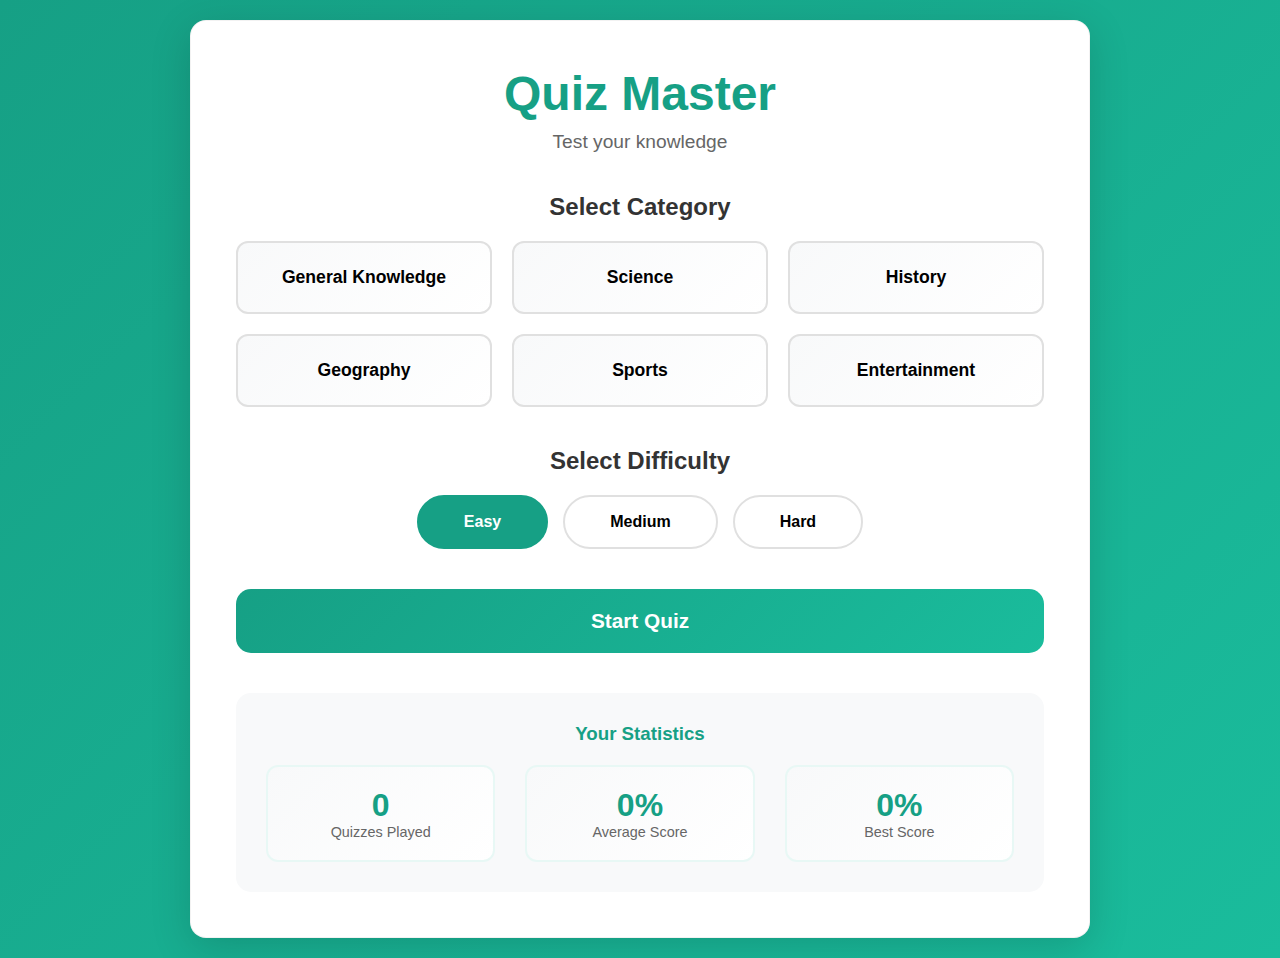
<file: quiz-app/index.html>
<!DOCTYPE html>
<html lang="es">
<head>
    <meta charset="UTF-8">
    <meta name="viewport" content="width=device-width, initial-scale=1.0">
    <title>Quiz Application</title>
    <link rel="stylesheet" href="styles.css">
</head>
<body>
    <div class="container">
        <!-- Start Screen -->
        <div id="startScreen" class="screen">
            <header>
                <h1>Quiz Master</h1>
                <p class="subtitle">Test your knowledge</p>
            </header>

            <div class="category-selection">
                <h2>Select Category</h2>
                <div class="categories-grid">
                    <button class="category-btn" data-category="general">
                        General Knowledge
                    </button>
                    <button class="category-btn" data-category="science">
                        Science
                    </button>
                    <button class="category-btn" data-category="history">
                        History
                    </button>
                    <button class="category-btn" data-category="geography">
                        Geography
                    </button>
                    <button class="category-btn" data-category="sports">
                        Sports
                    </button>
                    <button class="category-btn" data-category="entertainment">
                        Entertainment
                    </button>
                </div>
            </div>

            <div class="difficulty-selection">
                <h2>Select Difficulty</h2>
                <div class="difficulty-btns">
                    <button class="difficulty-btn active" data-difficulty="easy">Easy</button>
                    <button class="difficulty-btn" data-difficulty="medium">Medium</button>
                    <button class="difficulty-btn" data-difficulty="hard">Hard</button>
                </div>
            </div>

            <button id="startQuizBtn" class="start-btn">Start Quiz</button>

            <div class="stats-preview">
                <h3>Your Statistics</h3>
                <div class="stats-grid">
                    <div class="stat-item">
                        <div class="stat-value" id="totalQuizzesPlayed">0</div>
                        <div class="stat-label">Quizzes Played</div>
                    </div>
                    <div class="stat-item">
                        <div class="stat-value" id="averageScore">0%</div>
                        <div class="stat-label">Average Score</div>
                    </div>
                    <div class="stat-item">
                        <div class="stat-value" id="bestScore">0%</div>
                        <div class="stat-label">Best Score</div>
                    </div>
                </div>
            </div>
        </div>

        <!-- Quiz Screen -->
        <div id="quizScreen" class="screen hidden">
            <div class="quiz-header">
                <div class="progress-info">
                    <span>Question <span id="currentQuestion">1</span> of <span id="totalQuestions">10</span></span>
                    <span class="timer">Time: <span id="timer">30</span>s</span>
                </div>
                <div class="progress-bar">
                    <div id="progressFill" class="progress-fill"></div>
                </div>
            </div>

            <div class="quiz-content">
                <div class="question-card">
                    <div class="category-badge" id="categoryBadge">Category</div>
                    <h2 id="questionText" class="question-text">Loading question...</h2>
                </div>

                <div id="answersContainer" class="answers-container"></div>
            </div>

            <button id="nextBtn" class="next-btn hidden">Next Question</button>
        </div>

        <!-- Results Screen -->
        <div id="resultsScreen" class="screen hidden">
            <div class="results-content">
                <h1 class="results-title">Quiz Complete!</h1>
                
                <div class="score-display">
                    <div class="score-circle">
                        <svg width="200" height="200">
                            <circle cx="100" cy="100" r="90" class="score-circle-bg"/>
                            <circle cx="100" cy="100" r="90" class="score-circle-fill" id="scoreCircle"/>
                        </svg>
                        <div class="score-text">
                            <span id="finalScore">0</span>%
                        </div>
                    </div>
                </div>

                <div class="results-stats">
                    <div class="result-stat">
                        <span>Correct:</span>
                        <span id="correctAnswers">0</span>
                    </div>
                    <div class="result-stat">
                        <span>Wrong:</span>
                        <span id="wrongAnswers">0</span>
                    </div>
                    <div class="result-stat">
                        <span>Time:</span>
                        <span id="timeTaken">0</span>s
                    </div>
                </div>

                <div class="performance-message" id="performanceMessage"></div>

                <div class="results-actions">
                    <button id="playAgainBtn" class="action-btn primary">Play Again</button>
                    <button id="changeCategory" class="action-btn secondary">Change Category</button>
                </div>

                <div class="review-section">
                    <h3>Answer Review</h3>
                    <div id="reviewContainer" class="review-container"></div>
                </div>
            </div>
        </div>
    </div>

    <script src="questions.js"></script>
    <script src="script.js"></script>
</body>
</html>
</file>
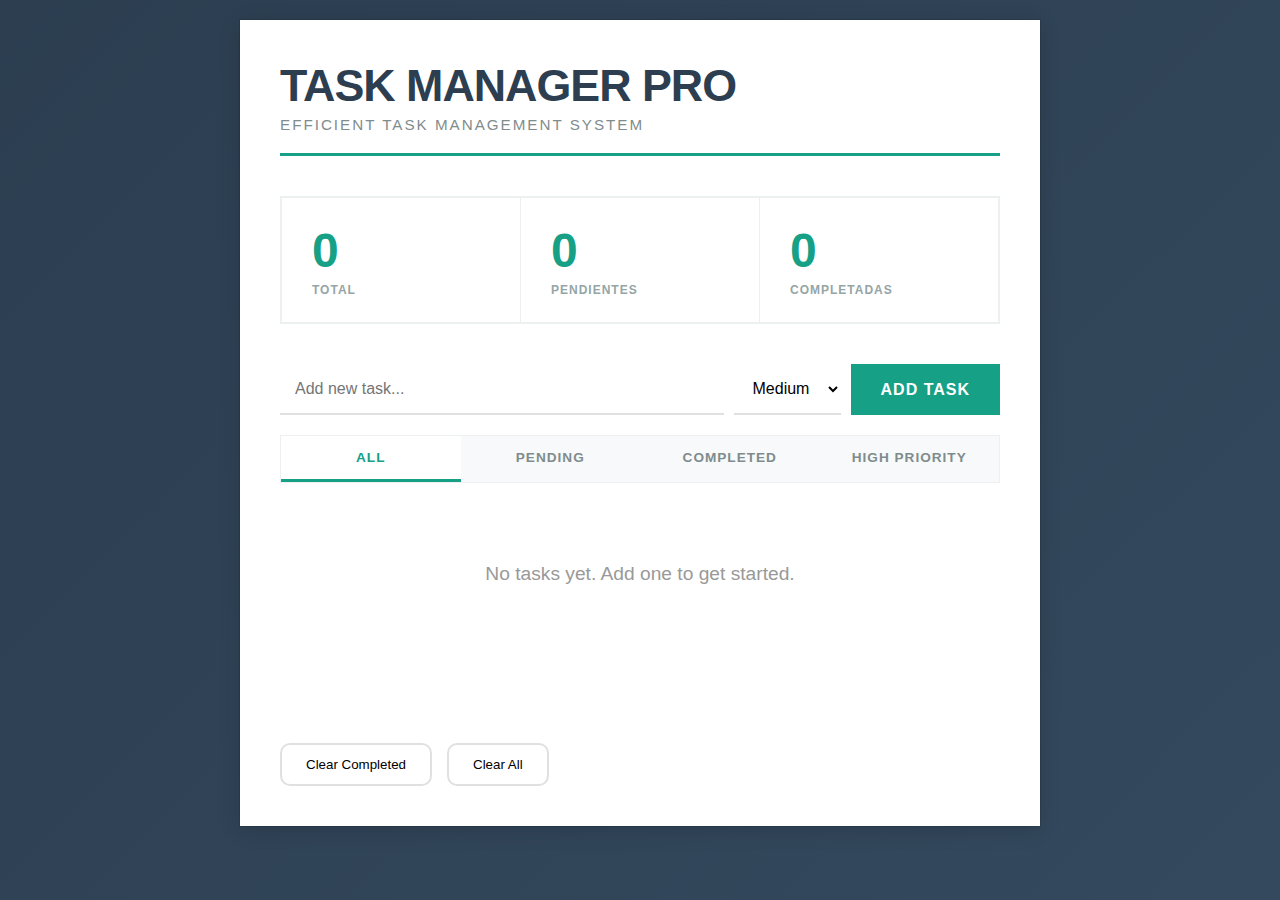
<file: task-manager-app/index.html>
<!DOCTYPE html>
<html lang="es">
<head>
    <meta charset="UTF-8">
    <meta name="viewport" content="width=device-width, initial-scale=1.0">
    <title>Task Manager Pro</title>
    <link rel="stylesheet" href="styles.css">
</head>
<body>
    <div class="container">
        <header>
            <h1>Task Manager Pro</h1>
            <p class="subtitle">Efficient task management system</p>
        </header>

        <div class="stats">
            <div class="stat-card">
                <h3 id="totalTasks">0</h3>
                <p>Total</p>
            </div>
            <div class="stat-card pending">
                <h3 id="pendingTasks">0</h3>
                <p>Pendientes</p>
            </div>
            <div class="stat-card completed">
                <h3 id="completedTasks">0</h3>
                <p>Completadas</p>
            </div>
        </div>

        <div class="input-section">
            <input type="text" id="taskInput" placeholder="Add new task..." />
            <select id="prioritySelect">
                <option value="low">Low</option>
                <option value="medium" selected>Medium</option>
                <option value="high">High</option>
            </select>
            <button id="addTaskBtn">Add Task</button>
        </div>

        <div class="filters">
            <button class="filter-btn active" data-filter="all">All</button>
            <button class="filter-btn" data-filter="pending">Pending</button>
            <button class="filter-btn" data-filter="completed">Completed</button>
            <button class="filter-btn" data-filter="high">High Priority</button>
        </div>

        <div class="tasks-container">
            <ul id="taskList"></ul>
        </div>

        <div class="actions">
            <button id="clearCompleted">Clear Completed</button>
            <button id="clearAll">Clear All</button>
        </div>
    </div>

    <script src="script.js"></script>
</body>
</html>
</file>
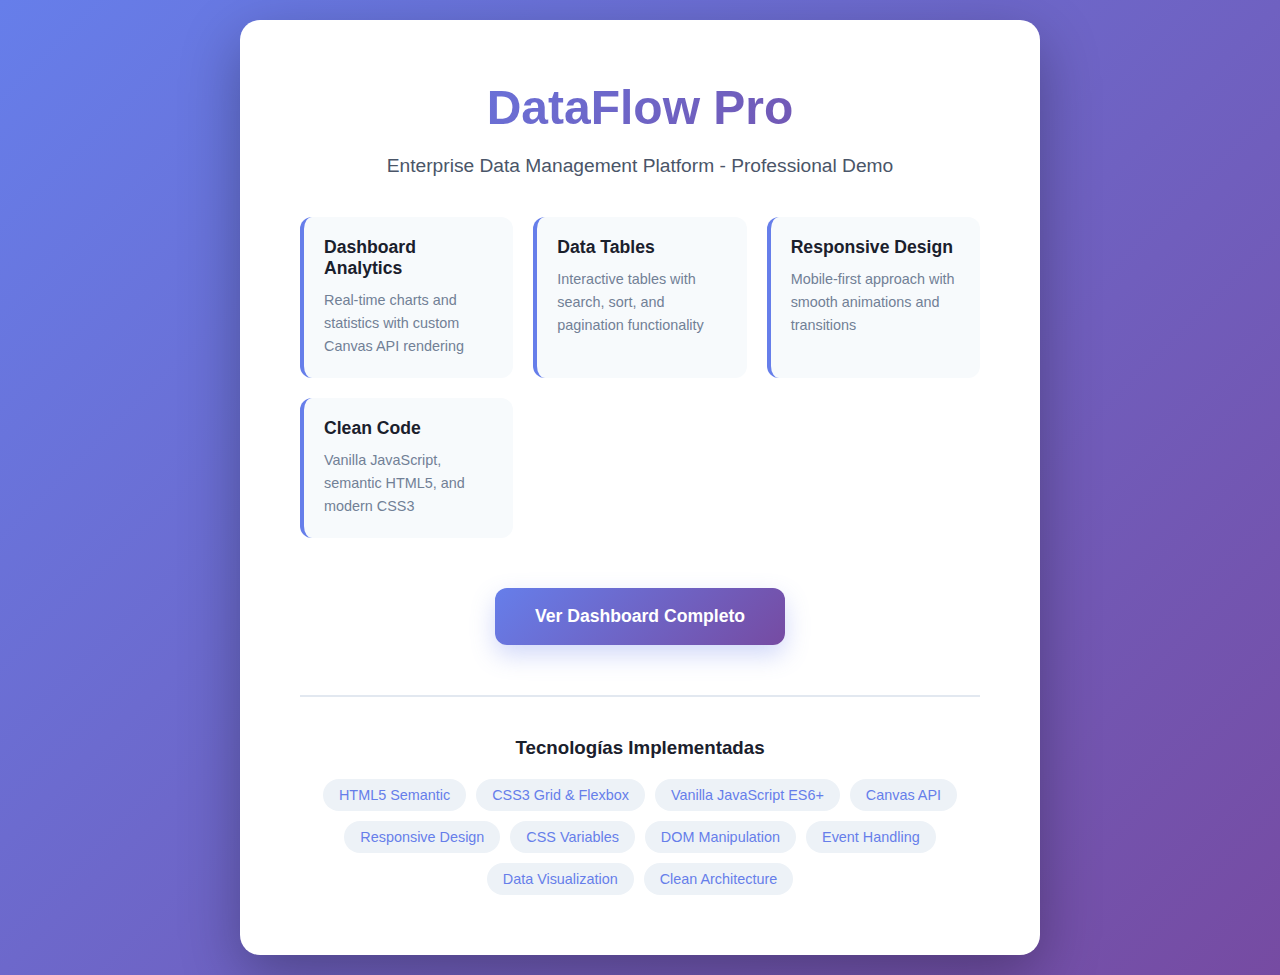
<file: Data Flow/demo.html>
<!DOCTYPE html>
<html lang="es">
<head>
    <meta charset="UTF-8">
    <meta name="viewport" content="width=device-width, initial-scale=1.0">
    <title>DataFlow Pro - Demo Completo</title>
    <style>
        * {
            margin: 0;
            padding: 0;
            box-sizing: border-box;
        }

        body {
            font-family: -apple-system, BlinkMacSystemFont, 'Segoe UI', Roboto, sans-serif;
            background: linear-gradient(135deg, #667eea 0%, #764ba2 100%);
            min-height: 100vh;
            display: flex;
            align-items: center;
            justify-content: center;
            padding: 20px;
        }

        .demo-container {
            background: white;
            border-radius: 20px;
            padding: 60px;
            max-width: 800px;
            width: 100%;
            box-shadow: 0 20px 60px rgba(0, 0, 0, 0.3);
            text-align: center;
        }

        h1 {
            font-size: 3rem;
            background: linear-gradient(135deg, #667eea, #764ba2);
            -webkit-background-clip: text;
            -webkit-text-fill-color: transparent;
            margin-bottom: 20px;
        }

        .subtitle {
            font-size: 1.2rem;
            color: #4a5568;
            margin-bottom: 40px;
        }

        .features-grid {
            display: grid;
            grid-template-columns: repeat(auto-fit, minmax(200px, 1fr));
            gap: 20px;
            margin: 40px 0;
            text-align: left;
        }

        .feature {
            padding: 20px;
            background: #f7fafc;
            border-radius: 12px;
            border-left: 4px solid #667eea;
        }

        .feature h3 {
            color: #1a202c;
            margin-bottom: 10px;
            font-size: 1.1rem;
        }

        .feature p {
            color: #718096;
            font-size: 0.9rem;
            line-height: 1.6;
        }

        .btn-demo {
            display: inline-block;
            padding: 18px 40px;
            background: linear-gradient(135deg, #667eea, #764ba2);
            color: white;
            text-decoration: none;
            border-radius: 12px;
            font-weight: 600;
            font-size: 1.1rem;
            margin: 10px;
            transition: transform 0.3s, box-shadow 0.3s;
            box-shadow: 0 10px 25px rgba(102, 126, 234, 0.3);
        }

        .btn-demo:hover {
            transform: translateY(-3px);
            box-shadow: 0 15px 35px rgba(102, 126, 234, 0.4);
        }

        .tech-stack {
            margin-top: 40px;
            padding-top: 40px;
            border-top: 2px solid #e2e8f0;
        }

        .tech-tags {
            display: flex;
            flex-wrap: wrap;
            gap: 10px;
            justify-content: center;
        }

        .tech-tag {
            padding: 8px 16px;
            background: #edf2f7;
            border-radius: 20px;
            font-size: 0.9rem;
            color: #667eea;
            font-weight: 500;
        }

        @media (max-width: 768px) {
            .demo-container {
                padding: 40px 30px;
            }

            h1 {
                font-size: 2rem;
            }

            .features-grid {
                grid-template-columns: 1fr;
            }
        }
    </style>
</head>
<body>
    <div class="demo-container">
        <h1>DataFlow Pro</h1>
        <p class="subtitle">Enterprise Data Management Platform - Professional Demo</p>

        <div class="features-grid">
            <div class="feature">
                <h3>Dashboard Analytics</h3>
                <p>Real-time charts and statistics with custom Canvas API rendering</p>
            </div>
            <div class="feature">
                <h3>Data Tables</h3>
                <p>Interactive tables with search, sort, and pagination functionality</p>
            </div>
            <div class="feature">
                <h3>Responsive Design</h3>
                <p>Mobile-first approach with smooth animations and transitions</p>
            </div>
            <div class="feature">
                <h3>Clean Code</h3>
                <p>Vanilla JavaScript, semantic HTML5, and modern CSS3</p>
            </div>
        </div>

        <a href="index.html" class="btn-demo">Ver Dashboard Completo</a>

        <div class="tech-stack">
            <h3 style="margin-bottom: 20px; color: #1a202c;">Tecnologías Implementadas</h3>
            <div class="tech-tags">
                <span class="tech-tag">HTML5 Semantic</span>
                <span class="tech-tag">CSS3 Grid & Flexbox</span>
                <span class="tech-tag">Vanilla JavaScript ES6+</span>
                <span class="tech-tag">Canvas API</span>
                <span class="tech-tag">Responsive Design</span>
                <span class="tech-tag">CSS Variables</span>
                <span class="tech-tag">DOM Manipulation</span>
                <span class="tech-tag">Event Handling</span>
                <span class="tech-tag">Data Visualization</span>
                <span class="tech-tag">Clean Architecture</span>
            </div>
        </div>
    </div>
</body>
</html>
</file>
<file: Data Flow/styles.css>
:root {
    --primary-color: #667eea;
    --primary-dark: #5a67d8;
    --secondary-color: #764ba2;
    --accent-color: #48bb78;
    --danger-color: #f56565;
    --warning-color: #ed8936;
    --info-color: #4299e1;
    --success-color: #48bb78;
    --text-primary: #1a202c;
    --text-secondary: #4a5568;
    --text-light: #718096;
    --bg-primary: #ffffff;
    --bg-secondary: #f7fafc;
    --bg-tertiary: #edf2f7;
    --border-color: #e2e8f0;
    --sidebar-width: 260px;
    --topbar-height: 64px;
    --shadow-sm: 0 1px 3px 0 rgba(0, 0, 0, 0.1), 0 1px 2px 0 rgba(0, 0, 0, 0.06);
    --shadow-md: 0 4px 6px -1px rgba(0, 0, 0, 0.1), 0 2px 4px -1px rgba(0, 0, 0, 0.06);
    --shadow-lg: 0 10px 15px -3px rgba(0, 0, 0, 0.1), 0 4px 6px -2px rgba(0, 0, 0, 0.05);
    --shadow-xl: 0 20px 25px -5px rgba(0, 0, 0, 0.1), 0 10px 10px -5px rgba(0, 0, 0, 0.04);
    --transition: all 0.3s cubic-bezier(0.4, 0, 0.2, 1);
}

* {
    margin: 0;
    padding: 0;
    box-sizing: border-box;
}

body {
    font-family: 'Inter', -apple-system, BlinkMacSystemFont, 'Segoe UI', Roboto, sans-serif;
    font-size: 14px;
    line-height: 1.5;
    color: var(--text-primary);
    background-color: var(--bg-secondary);
    -webkit-font-smoothing: antialiased;
    -moz-osx-font-smoothing: grayscale;
}

.app-container {
    display: flex;
    min-height: 100vh;
}

.sidebar {
    width: var(--sidebar-width);
    background: var(--bg-primary);
    border-right: 1px solid var(--border-color);
    display: flex;
    flex-direction: column;
    position: fixed;
    left: 0;
    top: 0;
    bottom: 0;
    z-index: 100;
    transition: var(--transition);
}

.sidebar-header {
    padding: 1.5rem 1.25rem;
    border-bottom: 1px solid var(--border-color);
}

.logo {
    display: flex;
    align-items: center;
    gap: 0.75rem;
}

.logo-text {
    font-size: 1.25rem;
    font-weight: 700;
    background: linear-gradient(135deg, var(--primary-color), var(--secondary-color));
    -webkit-background-clip: text;
    -webkit-text-fill-color: transparent;
    background-clip: text;
}

.sidebar-nav {
    flex: 1;
    padding: 1.5rem 0.75rem;
    overflow-y: auto;
}

.nav-item {
    display: flex;
    align-items: center;
    gap: 0.75rem;
    padding: 0.75rem 1rem;
    color: var(--text-secondary);
    text-decoration: none;
    border-radius: 8px;
    margin-bottom: 0.25rem;
    transition: var(--transition);
    font-weight: 500;
}

.nav-item:hover {
    background: var(--bg-tertiary);
    color: var(--text-primary);
}

.nav-item.active {
    background: linear-gradient(135deg, var(--primary-color), var(--secondary-color));
    color: white;
}

.nav-item svg {
    flex-shrink: 0;
}

.sidebar-footer {
    padding: 1.25rem;
    border-top: 1px solid var(--border-color);
}

.user-profile {
    display: flex;
    align-items: center;
    gap: 0.75rem;
}

.user-avatar {
    width: 40px;
    height: 40px;
    border-radius: 50%;
    background: linear-gradient(135deg, var(--primary-color), var(--secondary-color));
    display: flex;
    align-items: center;
    justify-content: center;
    color: white;
    font-weight: 600;
    font-size: 0.875rem;
}

.user-info {
    flex: 1;
}

.user-name {
    font-weight: 600;
    font-size: 0.875rem;
    color: var(--text-primary);
}

.user-role {
    font-size: 0.75rem;
    color: var(--text-light);
}

.main-content {
    flex: 1;
    margin-left: var(--sidebar-width);
    display: flex;
    flex-direction: column;
    min-height: 100vh;
}

.topbar {
    height: var(--topbar-height);
    background: var(--bg-primary);
    border-bottom: 1px solid var(--border-color);
    display: flex;
    align-items: center;
    padding: 0 1.5rem;
    gap: 1.5rem;
    position: sticky;
    top: 0;
    z-index: 50;
}

.menu-toggle {
    display: none;
    background: none;
    border: none;
    cursor: pointer;
    color: var(--text-primary);
    padding: 0.5rem;
}

.search-bar {
    flex: 1;
    max-width: 500px;
    position: relative;
    display: flex;
    align-items: center;
}

.search-bar svg {
    position: absolute;
    left: 1rem;
    color: var(--text-light);
}

.search-bar input {
    width: 100%;
    padding: 0.625rem 1rem 0.625rem 2.75rem;
    border: 1px solid var(--border-color);
    border-radius: 8px;
    font-size: 0.875rem;
    background: var(--bg-secondary);
    transition: var(--transition);
}

.search-bar input:focus {
    outline: none;
    border-color: var(--primary-color);
    background: var(--bg-primary);
    box-shadow: 0 0 0 3px rgba(102, 126, 234, 0.1);
}

.topbar-actions {
    display: flex;
    align-items: center;
    gap: 0.75rem;
}

.icon-button {
    position: relative;
    width: 40px;
    height: 40px;
    border: none;
    background: var(--bg-secondary);
    border-radius: 8px;
    cursor: pointer;
    display: flex;
    align-items: center;
    justify-content: center;
    color: var(--text-secondary);
    transition: var(--transition);
}

.icon-button:hover {
    background: var(--bg-tertiary);
    color: var(--text-primary);
}

.notification-badge {
    position: absolute;
    top: 6px;
    right: 6px;
    width: 18px;
    height: 18px;
    background: var(--danger-color);
    color: white;
    border-radius: 50%;
    font-size: 0.625rem;
    font-weight: 600;
    display: flex;
    align-items: center;
    justify-content: center;
}

.content-area {
    flex: 1;
    padding: 2rem;
}

.page-header {
    display: flex;
    justify-content: space-between;
    align-items: center;
    margin-bottom: 2rem;
}

.page-title {
    font-size: 1.875rem;
    font-weight: 700;
    color: var(--text-primary);
}

.page-actions {
    display: flex;
    gap: 0.75rem;
}

.btn {
    display: inline-flex;
    align-items: center;
    justify-content: center;
    gap: 0.5rem;
    padding: 0.625rem 1.25rem;
    border: none;
    border-radius: 8px;
    font-size: 0.875rem;
    font-weight: 500;
    cursor: pointer;
    transition: var(--transition);
}

.btn-primary {
    background: linear-gradient(135deg, var(--primary-color), var(--secondary-color));
    color: white;
    box-shadow: var(--shadow-sm);
}

.btn-primary:hover {
    transform: translateY(-1px);
    box-shadow: var(--shadow-md);
}

.btn-secondary {
    background: var(--bg-primary);
    color: var(--text-primary);
    border: 1px solid var(--border-color);
}

.btn-secondary:hover {
    background: var(--bg-tertiary);
}

.btn-sm {
    padding: 0.5rem 1rem;
    font-size: 0.8125rem;
}

.stats-grid {
    display: grid;
    grid-template-columns: repeat(auto-fit, minmax(250px, 1fr));
    gap: 1.5rem;
    margin-bottom: 2rem;
}

.stat-card {
    background: var(--bg-primary);
    border-radius: 12px;
    padding: 1.5rem;
    box-shadow: var(--shadow-sm);
    display: flex;
    gap: 1rem;
    transition: var(--transition);
}

.stat-card:hover {
    box-shadow: var(--shadow-md);
    transform: translateY(-2px);
}

.stat-icon {
    width: 48px;
    height: 48px;
    border-radius: 12px;
    display: flex;
    align-items: center;
    justify-content: center;
    flex-shrink: 0;
}

.stat-icon-blue {
    background: linear-gradient(135deg, #667eea, #764ba2);
    color: white;
}

.stat-icon-green {
    background: linear-gradient(135deg, #48bb78, #38a169);
    color: white;
}

.stat-icon-purple {
    background: linear-gradient(135deg, #9f7aea, #805ad5);
    color: white;
}

.stat-icon-orange {
    background: linear-gradient(135deg, #ed8936, #dd6b20);
    color: white;
}

.stat-content {
    flex: 1;
}

.stat-label {
    font-size: 0.875rem;
    color: var(--text-light);
    margin-bottom: 0.25rem;
}

.stat-value {
    font-size: 1.875rem;
    font-weight: 700;
    color: var(--text-primary);
    margin-bottom: 0.5rem;
}

.stat-change {
    display: flex;
    align-items: center;
    gap: 0.25rem;
    font-size: 0.8125rem;
    font-weight: 500;
}

.stat-change.positive {
    color: var(--success-color);
}

.stat-change.negative {
    color: var(--danger-color);
}

.dashboard-grid {
    display: grid;
    grid-template-columns: repeat(auto-fit, minmax(400px, 1fr));
    gap: 1.5rem;
    margin-bottom: 2rem;
}

.chart-card {
    background: var(--bg-primary);
    border-radius: 12px;
    padding: 1.5rem;
    box-shadow: var(--shadow-sm);
}

.card-header {
    display: flex;
    justify-content: space-between;
    align-items: center;
    margin-bottom: 1.5rem;
}

.card-title {
    font-size: 1.125rem;
    font-weight: 600;
    color: var(--text-primary);
}

.card-select {
    padding: 0.5rem 0.75rem;
    border: 1px solid var(--border-color);
    border-radius: 6px;
    font-size: 0.8125rem;
    background: var(--bg-secondary);
    color: var(--text-secondary);
    cursor: pointer;
}

.chart-container {
    height: 300px;
    position: relative;
    overflow: hidden;
}

.chart-container canvas {
    max-width: 100%;
    height: auto !important;
    display: block;
}

.data-table-card, .users-table-card {
    background: var(--bg-primary);
    border-radius: 12px;
    padding: 1.5rem;
    box-shadow: var(--shadow-sm);
}

.table-controls {
    display: flex;
    gap: 0.75rem;
}

.table-search {
    padding: 0.5rem 0.75rem;
    border: 1px solid var(--border-color);
    border-radius: 6px;
    font-size: 0.8125rem;
    background: var(--bg-secondary);
    min-width: 200px;
}

.table-search:focus {
    outline: none;
    border-color: var(--primary-color);
    box-shadow: 0 0 0 3px rgba(102, 126, 234, 0.1);
}

.table-container {
    overflow-x: auto;
    margin: 1.5rem 0;
}

.data-table {
    width: 100%;
    border-collapse: collapse;
}

.data-table thead {
    background: var(--bg-secondary);
}

.data-table th {
    padding: 0.875rem 1rem;
    text-align: left;
    font-size: 0.75rem;
    font-weight: 600;
    text-transform: uppercase;
    letter-spacing: 0.05em;
    color: var(--text-light);
}

.data-table td {
    padding: 1rem;
    border-bottom: 1px solid var(--border-color);
    font-size: 0.875rem;
    color: var(--text-secondary);
}

.data-table tbody tr {
    transition: var(--transition);
}

.data-table tbody tr:hover {
    background: var(--bg-secondary);
}

.status-badge {
    display: inline-block;
    padding: 0.25rem 0.75rem;
    border-radius: 12px;
    font-size: 0.75rem;
    font-weight: 600;
}

.status-success {
    background: rgba(72, 187, 120, 0.1);
    color: var(--success-color);
}

.status-pending {
    background: rgba(237, 137, 54, 0.1);
    color: var(--warning-color);
}

.status-failed {
    background: rgba(245, 101, 101, 0.1);
    color: var(--danger-color);
}

.action-buttons {
    display: flex;
    gap: 0.5rem;
}

.action-btn {
    width: 32px;
    height: 32px;
    border: none;
    background: var(--bg-secondary);
    border-radius: 6px;
    cursor: pointer;
    display: flex;
    align-items: center;
    justify-content: center;
    color: var(--text-secondary);
    transition: var(--transition);
}

.action-btn:hover {
    background: var(--bg-tertiary);
    color: var(--text-primary);
}

.table-pagination {
    display: flex;
    justify-content: space-between;
    align-items: center;
    padding-top: 1rem;
}

.pagination-info {
    font-size: 0.875rem;
    color: var(--text-light);
}

.pagination-controls {
    display: flex;
    gap: 0.5rem;
}

.pagination-btn {
    padding: 0.5rem 0.875rem;
    border: 1px solid var(--border-color);
    background: var(--bg-primary);
    border-radius: 6px;
    font-size: 0.875rem;
    cursor: pointer;
    transition: var(--transition);
    color: var(--text-primary);
}

.pagination-btn:hover:not(:disabled) {
    background: var(--bg-tertiary);
}

.pagination-btn:disabled {
    opacity: 0.5;
    cursor: not-allowed;
}

.pagination-btn.active {
    background: linear-gradient(135deg, var(--primary-color), var(--secondary-color));
    color: white;
    border-color: transparent;
}

@media (max-width: 1024px) {
    .sidebar {
        transform: translateX(-100%);
    }

    .sidebar.active {
        transform: translateX(0);
    }

    .main-content {
        margin-left: 0;
    }

    .menu-toggle {
        display: flex;
    }

    .dashboard-grid {
        grid-template-columns: 1fr;
    }
}

@media (max-width: 768px) {
    .content-area {
        padding: 1rem;
    }

    .page-header {
        flex-direction: column;
        align-items: flex-start;
        gap: 1rem;
    }

    .page-actions {
        width: 100%;
        display: flex;
        flex-wrap: wrap;
    }

    .page-actions .btn {
        flex: 1;
        min-width: 140px;
    }

    .stats-grid {
        grid-template-columns: 1fr;
    }

    .search-bar {
        max-width: none;
        flex: 1;
    }

    .topbar {
        padding: 0 1rem;
        gap: 0.75rem;
    }

    .table-controls {
        flex-direction: column;
    }

    .table-search {
        width: 100%;
    }

    .table-pagination {
        flex-direction: column;
        gap: 1rem;
        align-items: flex-start;
    }

    .pagination-controls {
        width: 100%;
        justify-content: center;
    }

    .data-table {
        font-size: 0.8125rem;
    }

    .data-table th,
    .data-table td {
        padding: 0.75rem 0.5rem;
    }

    .action-buttons {
        flex-direction: column;
        gap: 0.25rem;
    }

    .settings-container {
        gap: 1rem;
    }

    .settings-card {
        padding: 1rem;
    }
}

@keyframes fadeIn {
    from {
        opacity: 0;
        transform: translateY(10px);
    }
    to {
        opacity: 1;
        transform: translateY(0);
    }
}

.page-content {
    animation: fadeIn 0.4s ease-out;
}

::-webkit-scrollbar {
    width: 8px;
    height: 8px;
}

::-webkit-scrollbar-track {
    background: var(--bg-secondary);
}

::-webkit-scrollbar-thumb {
    background: var(--border-color);
    border-radius: 4px;
}

::-webkit-scrollbar-thumb:hover {
    background: var(--text-light);
}

/* Page Navigation */
.page-content {
    display: none;
}

.page-content.active {
    display: block;
}

/* Settings Styles */
.settings-container {
    display: flex;
    flex-direction: column;
    gap: 1.5rem;
}

.settings-card {
    background: var(--bg-primary);
    border-radius: 12px;
    padding: 1.5rem;
    box-shadow: var(--shadow-sm);
}

.settings-title {
    font-size: 1.125rem;
    font-weight: 600;
    color: var(--text-primary);
    margin-bottom: 1.5rem;
    padding-bottom: 1rem;
    border-bottom: 1px solid var(--border-color);
}

.setting-item {
    display: flex;
    justify-content: space-between;
    align-items: center;
    padding: 1.25rem 0;
    border-bottom: 1px solid var(--border-color);
}

.setting-item:last-child {
    border-bottom: none;
    padding-bottom: 0;
}

.setting-item:first-child {
    padding-top: 0;
}

.setting-info {
    flex: 1;
}

.setting-label {
    font-weight: 600;
    color: var(--text-primary);
    margin-bottom: 0.25rem;
}

.setting-description {
    font-size: 0.875rem;
    color: var(--text-light);
}

/* Toggle Switch */
.toggle-switch {
    position: relative;
    display: inline-block;
    width: 50px;
    height: 26px;
}

.toggle-switch input {
    opacity: 0;
    width: 0;
    height: 0;
}

.toggle-slider {
    position: absolute;
    cursor: pointer;
    top: 0;
    left: 0;
    right: 0;
    bottom: 0;
    background-color: var(--border-color);
    transition: var(--transition);
    border-radius: 34px;
}

.toggle-slider:before {
    position: absolute;
    content: "";
    height: 20px;
    width: 20px;
    left: 3px;
    bottom: 3px;
    background-color: white;
    transition: var(--transition);
    border-radius: 50%;
}

.toggle-switch input:checked + .toggle-slider {
    background: linear-gradient(135deg, var(--primary-color), var(--secondary-color));
}

.toggle-switch input:checked + .toggle-slider:before {
    transform: translateX(24px);
}

/* Toast Notifications */
.toast-container {
    position: fixed;
    top: 80px;
    right: 20px;
    z-index: 1000;
    display: flex;
    flex-direction: column;
    gap: 10px;
}

.toast {
    background: white;
    border-radius: 8px;
    padding: 1rem 1.5rem;
    box-shadow: var(--shadow-xl);
    display: flex;
    align-items: center;
    gap: 12px;
    min-width: 300px;
    max-width: 400px;
    animation: slideIn 0.3s ease-out;
    border-left: 4px solid var(--primary-color);
}

.toast.success {
    border-left-color: var(--success-color);
}

.toast.error {
    border-left-color: var(--danger-color);
}

.toast.warning {
    border-left-color: var(--warning-color);
}

.toast.info {
    border-left-color: var(--info-color);
}

.toast-icon {
    width: 24px;
    height: 24px;
    flex-shrink: 0;
}

.toast-content {
    flex: 1;
}

.toast-title {
    font-weight: 600;
    color: var(--text-primary);
    margin-bottom: 0.25rem;
}

.toast-message {
    font-size: 0.875rem;
    color: var(--text-secondary);
}

.toast-close {
    background: none;
    border: none;
    color: var(--text-light);
    cursor: pointer;
    padding: 0;
    width: 20px;
    height: 20px;
    display: flex;
    align-items: center;
    justify-content: center;
    transition: var(--transition);
}

.toast-close:hover {
    color: var(--text-primary);
}

@keyframes slideIn {
    from {
        transform: translateX(400px);
        opacity: 0;
    }
    to {
        transform: translateX(0);
        opacity: 1;
    }
}

@keyframes slideOut {
    from {
        transform: translateX(0);
        opacity: 1;
    }
    to {
        transform: translateX(400px);
        opacity: 0;
    }
}

.toast.removing {
    animation: slideOut 0.3s ease-out forwards;
}

/* Dark Mode */
body.dark-mode {
    --text-primary: #f7fafc;
    --text-secondary: #e2e8f0;
    --text-light: #cbd5e0;
    --bg-primary: #1a202c;
    --bg-secondary: #2d3748;
    --bg-tertiary: #4a5568;
    --border-color: #4a5568;
}

body.dark-mode .data-table thead {
    background: var(--bg-tertiary);
}

body.dark-mode .toast {
    background: var(--bg-primary);
    border: 1px solid var(--border-color);
}

body.dark-mode .card-select,
body.dark-mode .table-search,
body.dark-mode .search-bar input {
    background: var(--bg-tertiary);
    color: var(--text-primary);
    border-color: var(--border-color);
}

body.dark-mode .btn-secondary {
    background: var(--bg-tertiary);
    color: var(--text-primary);
    border-color: var(--border-color);
}

body.dark-mode .icon-button {
    background: var(--bg-tertiary);
}

/* Loading Spinner */
.loading-spinner {
    display: inline-block;
    width: 20px;
    height: 20px;
    border: 3px solid rgba(255, 255, 255, 0.3);
    border-radius: 50%;
    border-top-color: white;
    animation: spin 1s ease-in-out infinite;
}

@keyframes spin {
    to { transform: rotate(360deg); }
}

.btn.loading {
    position: relative;
    color: transparent;
}

.btn.loading::after {
    content: "";
    position: absolute;
    width: 16px;
    height: 16px;
    top: 50%;
    left: 50%;
    margin-left: -8px;
    margin-top: -8px;
    border: 2px solid rgba(255, 255, 255, 0.3);
    border-radius: 50%;
    border-top-color: white;
    animation: spin 0.6s linear infinite;
}

/* Modal Styles */
.modal-overlay {
    position: fixed;
    top: 0;
    left: 0;
    right: 0;
    bottom: 0;
    background: rgba(0, 0, 0, 0.6);
    display: flex;
    align-items: center;
    justify-content: center;
    z-index: 2000;
    animation: fadeIn 0.3s ease-out;
    backdrop-filter: blur(4px);
}

.modal-box {
    background: var(--bg-primary);
    border-radius: 12px;
    box-shadow: var(--shadow-xl);
    width: 90%;
    max-width: 500px;
    max-height: 90vh;
    overflow-y: auto;
    animation: slideUp 0.3s ease-out;
}

@keyframes slideUp {
    from {
        opacity: 0;
        transform: translateY(20px);
    }
    to {
        opacity: 1;
        transform: translateY(0);
    }
}

.modal-header {
    display: flex;
    justify-content: space-between;
    align-items: center;
    padding: 1.5rem;
    border-bottom: 1px solid var(--border-color);
}

.modal-header h3 {
    font-size: 1.25rem;
    font-weight: 600;
    color: var(--text-primary);
    margin: 0;
}

.modal-close {
    background: none;
    border: none;
    color: var(--text-light);
    cursor: pointer;
    padding: 0.5rem;
    border-radius: 6px;
    display: flex;
    align-items: center;
    justify-content: center;
    transition: var(--transition);
}

.modal-close:hover {
    background: var(--bg-secondary);
    color: var(--text-primary);
}

.modal-content {
    padding: 1.5rem;
}

.modal-detail {
    display: flex;
    flex-direction: column;
    gap: 1rem;
}

.detail-row {
    display: flex;
    justify-content: space-between;
    align-items: center;
    padding: 0.75rem 0;
    border-bottom: 1px solid var(--border-color);
}

.detail-row:last-child {
    border-bottom: none;
}

.detail-label {
    font-size: 0.875rem;
    color: var(--text-light);
    font-weight: 500;
}

.detail-value {
    font-size: 0.875rem;
    color: var(--text-primary);
    text-align: right;
}

/* Form Styles */
.form-group {
    display: flex;
    flex-direction: column;
    gap: 0.5rem;
}

.form-group label {
    font-size: 0.875rem;
    font-weight: 600;
    color: var(--text-primary);
}

.form-input {
    padding: 0.75rem;
    border: 1px solid var(--border-color);
    border-radius: 8px;
    font-size: 0.875rem;
    background: var(--bg-secondary);
    color: var(--text-primary);
    transition: var(--transition);
}

.form-input:focus {
    outline: none;
    border-color: var(--primary-color);
    background: var(--bg-primary);
    box-shadow: 0 0 0 3px rgba(102, 126, 234, 0.1);
}

.form-input[type="file"] {
    padding: 0.5rem 0.75rem;
    cursor: pointer;
}

.form-input[type="file"]::file-selector-button {
    padding: 0.5rem 1rem;
    background: linear-gradient(135deg, var(--primary-color), var(--secondary-color));
    color: white;
    border: none;
    border-radius: 6px;
    cursor: pointer;
    font-size: 0.875rem;
    margin-right: 10px;
}

.form-input[type="file"]::file-selector-button:hover {
    opacity: 0.9;
}

/* Responsive improvements for settings */
@media (max-width: 768px) {
    .setting-item {
        flex-direction: column;
        align-items: flex-start;
        gap: 1rem;
    }
    
    .toast-container {
        left: 20px;
        right: 20px;
    }
    
    .toast {
        min-width: auto;
        max-width: none;
    }
    
    .modal-box {
        width: 95%;
        max-height: 85vh;
    }
    
    .modal-header {
        padding: 1rem;
    }
    
    .modal-content {
        padding: 1rem;
    }
    
    .detail-row {
        flex-direction: column;
        align-items: flex-start;
        gap: 0.5rem;
    }
    
    .detail-value {
        text-align: left;
    }
}
</file>
<file: movie-search/styles.css>
* {
    margin: 0;
    padding: 0;
    box-sizing: border-box;
}

body {
    font-family: 'Segoe UI', Tahoma, Geneva, Verdana, sans-serif;
    background: #0f0f0f;
    color: white;
    min-height: 100vh;
    padding: 20px;
}

.container {
    max-width: 1400px;
    margin: 0 auto;
}

header {
    text-align: center;
    margin-bottom: 40px;
}

header h1 {
    font-size: 3rem;
    background: linear-gradient(135deg, #c0392b 0%, #e74c3c 100%);
    -webkit-background-clip: text;
    -webkit-text-fill-color: transparent;
    background-clip: text;
    margin-bottom: 10px;
}

.subtitle {
    color: #999;
    font-size: 1.2rem;
}

.search-section {
    display: flex;
    gap: 10px;
    max-width: 800px;
    margin: 0 auto 30px;
}

#searchInput {
    flex: 1;
    padding: 18px;
    background: #1a1a1a;
    border: 2px solid #333;
    border-radius: 10px;
    color: white;
    font-size: 1.1rem;
}

#searchInput:focus {
    outline: none;
    border-color: #c0392b;
}

#searchBtn {
    padding: 18px 35px;
    background: linear-gradient(135deg, #c0392b 0%, #e74c3c 100%);
    color: white;
    border: none;
    border-radius: 10px;
    font-size: 1.1rem;
    cursor: pointer;
    transition: transform 0.2s ease;
}

#searchBtn:hover {
    transform: scale(1.05);
}

.filter-section {
    display: flex;
    gap: 10px;
    justify-content: center;
    margin-bottom: 30px;
    flex-wrap: wrap;
}

.filter-tag {
    padding: 12px 24px;
    background: #1a1a1a;
    border: 1px solid #333;
    color: white;
    border-radius: 4px;
    cursor: pointer;
    transition: all 0.3s ease;
    font-weight: 500;
}

.filter-tag:hover {
    border-color: #c0392b;
}

.filter-tag.active {
    background: linear-gradient(135deg, #c0392b 0%, #e74c3c 100%);
    border-color: transparent;
}

.error-message {
    background: #ff4444;
    color: white;
    padding: 15px;
    border-radius: 10px;
    margin-bottom: 20px;
    text-align: center;
}

.hidden {
    display: none !important;
}

.loading {
    text-align: center;
    padding: 60px 20px;
}

.spinner {
    width: 50px;
    height: 50px;
    border: 5px solid #333;
    border-top-color: #c0392b;
    border-radius: 50%;
    animation: spin 1s linear infinite;
    margin: 0 auto 20px;
}

@keyframes spin {
    to { transform: rotate(360deg); }
}

.movies-grid {
    display: grid;
    grid-template-columns: repeat(auto-fill, minmax(280px, 1fr));
    gap: 30px;
    margin-bottom: 40px;
}

.movie-card {
    background: #1a1a1a;
    border-radius: 8px;
    overflow: hidden;
    cursor: pointer;
    transition: all 0.3s ease;
    position: relative;
    animation: fadeIn 0.5s ease;
    border: 1px solid #2a2a2a;
}

@keyframes fadeIn {
    from {
        opacity: 0;
        transform: translateY(20px);
    }
    to {
        opacity: 1;
        transform: translateY(0);
    }
}

.movie-card:hover {
    transform: scale(1.05);
    box-shadow: 0 20px 50px rgba(192, 57, 43, 0.5);
    border-color: #c0392b;
}

.movie-poster {
    width: 100%;
    height: 420px;
    object-fit: cover;
    background: #333;
    transition: transform 0.3s ease;
}

.movie-card:hover .movie-poster {
    transform: scale(1.05);
}

.movie-info {
    padding: 20px;
    background: #1a1a1a;
    position: relative;
}

.movie-title {
    font-size: 1.15rem;
    font-weight: 600;
    margin-bottom: 10px;
    display: -webkit-box;
    -webkit-line-clamp: 2;
    -webkit-box-orient: vertical;
    overflow: hidden;
    color: white;
    line-height: 1.4;
}

.movie-meta {
    display: flex;
    justify-content: space-between;
    color: #999;
    font-size: 0.9rem;
}

.movie-rating {
    color: #ffd700;
    font-weight: bold;
}

.movie-actions {
    position: absolute;
    top: 10px;
    right: 10px;
    display: flex;
    gap: 5px;
}

.action-btn {
    width: 38px;
    height: 38px;
    background: rgba(0, 0, 0, 0.8);
    border: 2px solid rgba(255, 255, 255, 0.1);
    border-radius: 4px;
    font-size: 1.2rem;
    cursor: pointer;
    transition: all 0.3s ease;
}

.action-btn:hover {
    background: rgba(192, 57, 43, 0.8);
    transform: scale(1.1);
}

.action-btn.active {
    background: #c0392b;
}

.load-more-container {
    text-align: center;
    margin: 40px 0;
}

.load-more-btn {
    padding: 15px 40px;
    background: linear-gradient(135deg, #c0392b 0%, #e74c3c 100%);
    color: white;
    border: none;
    border-radius: 10px;
    font-size: 1.1rem;
    cursor: pointer;
    transition: transform 0.2s ease;
}

.load-more-btn:hover {
    transform: scale(1.05);
}

/* Modal */
.modal {
    position: fixed;
    top: 0;
    left: 0;
    width: 100%;
    height: 100%;
    background: rgba(0, 0, 0, 0.9);
    display: flex;
    justify-content: center;
    align-items: center;
    z-index: 1000;
    padding: 20px;
}

.modal-content {
    background: #1a1a1a;
    border-radius: 12px;
    max-width: 900px;
    width: 100%;
    max-height: 90vh;
    overflow-y: auto;
    position: relative;
    animation: slideUp 0.3s ease;
    border: 2px solid #2a2a2a;
}

@keyframes slideUp {
    from {
        opacity: 0;
        transform: translateY(50px);
    }
    to {
        opacity: 1;
        transform: translateY(0);
    }
}

.close-modal {
    position: absolute;
    top: 20px;
    right: 30px;
    font-size: 2.5rem;
    cursor: pointer;
    color: white;
    z-index: 1001;
}

.close-modal:hover {
    color: #c0392b;
}

.modal-body {
    padding: 20px;
}

.modal-header {
    display: flex;
    gap: 20px;
    margin-bottom: 20px;
}

.modal-poster {
    width: 300px;
    border-radius: 10px;
}

.modal-info {
    flex: 1;
}

.modal-title {
    font-size: 2.5rem;
    margin-bottom: 10px;
}

.modal-meta {
    display: flex;
    gap: 15px;
    margin-bottom: 15px;
    color: #999;
    flex-wrap: wrap;
}

.modal-rating {
    display: flex;
    align-items: center;
    gap: 10px;
    font-size: 1.3rem;
    margin-bottom: 20px;
}

.modal-rating .rating-value {
    color: #ffd700;
    font-weight: bold;
}

.modal-plot {
    line-height: 1.6;
    color: #ccc;
    margin-bottom: 20px;
}

.modal-details {
    display: grid;
    grid-template-columns: repeat(auto-fit, minmax(200px, 1fr));
    gap: 15px;
    margin-top: 20px;
}

.detail-group {
    background: #0f0f0f;
    padding: 18px;
    border-radius: 6px;
    border-left: 3px solid #c0392b;
}

.detail-label {
    color: #c0392b;
    font-weight: bold;
    margin-bottom: 5px;
}

.detail-value {
    color: #ccc;
}

.empty-state {
    text-align: center;
    padding: 60px 20px;
    color: #666;
}

.empty-state p {
    font-size: 1.3rem;
    margin-top: 15px;
}

footer {
    max-width: 1400px;
    margin: 40px auto 20px;
    padding: 20px;
    background: #1a1a1a;
    border-radius: 8px;
    text-align: center;
    color: #999;
    border: 1px solid #2a2a2a;
}

footer a {
    color: #c0392b;
    text-decoration: none;
}

@media (max-width: 768px) {
    header h1 {
        font-size: 2rem;
    }
    
    .search-section {
        flex-direction: column;
    }
    
    .modal-header {
        flex-direction: column;
    }
    
    .modal-poster {
        width: 100%;
    }
    
    .modal-title {
        font-size: 1.8rem;
    }
}
</file>
<file: pomodoro-timer/styles.css>
* {
    margin: 0;
    padding: 0;
    box-sizing: border-box;
}

body {
    font-family: 'Segoe UI', Tahoma, Geneva, Verdana, sans-serif;
    background: linear-gradient(135deg, #d35400 0%, #e67e22 100%);
    min-height: 100vh;
    padding: 20px;
}

.container {
    max-width: 800px;
    margin: 0 auto;
    background: white;
    border-radius: 8px;
    padding: 50px;
    box-shadow: 0 4px 6px rgba(0, 0, 0, 0.07), 0 10px 20px rgba(0, 0, 0, 0.1);
}

header {
    text-align: center;
    margin-bottom: 30px;
}

header h1 {
    color: #d35400;
    font-size: 2.5rem;
    margin-bottom: 10px;
}

.subtitle {
    color: #666;
    font-size: 1rem;
}

/* Mode Selection */
.mode-selection {
    display: flex;
    gap: 10px;
    justify-content: center;
    margin-bottom: 30px;
}

.mode-btn {
    padding: 12px 28px;
    border: none;
    background: #f8f9fa;
    border-radius: 50px;
    cursor: pointer;
    font-size: 1rem;
    transition: all 0.3s ease;
    font-weight: 500;
}

.mode-btn:hover {
    border-color: #d35400;
    color: #d35400;
}

.mode-btn.active {
    background: #d35400;
    color: white;
    box-shadow: 0 4px 12px rgba(211, 84, 0, 0.3);
}

/* Timer Section */
.timer-section {
    display: flex;
    justify-content: center;
    margin-bottom: 30px;
}

.timer-circle {
    position: relative;
    width: 300px;
    height: 300px;
    margin: 0 auto;
}

.progress-ring {
    transform: rotate(-90deg);
    filter: drop-shadow(0 0 20px rgba(211, 84, 0, 0.3));
    display: block;
}

.progress-ring-circle-bg {
    fill: none;
    stroke: #e0e0e0;
    stroke-width: 8;
}

.progress-ring-circle {
    fill: none;
    stroke: #d35400;
    stroke-width: 8;
    stroke-linecap: round;
    transition: stroke-dashoffset 1s linear;
}

.timer-display {
    position: absolute;
    top: 50%;
    left: 50%;
    transform: translate(-50%, -50%);
    text-align: center;
}

#timeDisplay {
    font-size: 6rem;
    font-weight: 200;
    color: #2c3e50;
    margin-bottom: 15px;
    letter-spacing: -2px;
}

#sessionLabel {
    font-size: 1rem;
    color: #95a5a6;
    text-transform: uppercase;
    letter-spacing: 3px;
    font-weight: 500;
}

/* Controls */
.controls {
    display: flex;
    gap: 15px;
    justify-content: center;
    margin-bottom: 30px;
}

.control-btn {
    padding: 18px 40px;
    border: none;
    border-radius: 50px;
    font-size: 1.1rem;
    font-weight: 600;
    cursor: pointer;
    transition: all 0.3s ease;
    box-shadow: 0 4px 15px rgba(0, 0, 0, 0.15);
}

.control-btn.start {
    background: linear-gradient(135deg, #27ae60 0%, #2ecc71 100%);
    color: white;
}

.control-btn.pause {
    background: linear-gradient(135deg, #e67e22 0%, #d35400 100%);
    color: white;
}

.control-btn.reset {
    background: #e0e0e0;
    color: #333;
}

.control-btn:hover {
    transform: scale(1.05);
}

.hidden {
    display: none !important;
}

/* Settings */
.settings-section {
    margin-bottom: 30px;
}

.settings-toggle {
    width: 100%;
    padding: 15px;
    background: #f8f9fa;
    border: 2px solid #e0e0e0;
    border-radius: 10px;
    font-size: 1rem;
    cursor: pointer;
    transition: all 0.3s ease;
}

.settings-toggle:hover {
    background: #d35400;
    color: white;
    border-color: #d35400;
}

.settings-panel {
    background: white;
    padding: 30px;
    border-radius: 8px;
    margin-top: 15px;
    animation: slideDown 0.3s ease;
    border: 2px solid #ecf0f1;
    box-shadow: 0 4px 15px rgba(0, 0, 0, 0.1);
}

@keyframes slideDown {
    from {
        opacity: 0;
        transform: translateY(-10px);
    }
    to {
        opacity: 1;
        transform: translateY(0);
    }
}

.settings-panel h3 {
    color: #d35400;
    margin-bottom: 20px;
}

.setting-item {
    display: flex;
    justify-content: space-between;
    align-items: center;
    margin-bottom: 15px;
}

.setting-item label {
    color: #333;
    font-weight: 500;
}

.setting-item input[type="number"] {
    width: 80px;
    padding: 8px;
    border: 2px solid #e0e0e0;
    border-radius: 5px;
    font-size: 1rem;
}

.setting-item input[type="checkbox"] {
    width: 20px;
    height: 20px;
    cursor: pointer;
}

.save-btn {
    width: 100%;
    padding: 12px;
    background: linear-gradient(135deg, #d35400 0%, #e67e22 100%);
    color: white;
    border: none;
    border-radius: 10px;
    font-size: 1rem;
    font-weight: bold;
    cursor: pointer;
    transition: transform 0.2s ease;
}

.save-btn:hover {
    transform: scale(1.02);
}

/* Statistics */
.stats-section {
    margin-bottom: 30px;
}

.stats-section h3 {
    color: #d35400;
    margin-bottom: 20px;
    text-align: center;
}

.stats-grid {
    display: grid;
    grid-template-columns: repeat(auto-fit, minmax(150px, 1fr));
    gap: 15px;
}

.stat-card {
    background: white;
    padding: 25px;
    border-radius: 8px;
    text-align: center;
    border: 2px solid #f0f0f0;
    transition: all 0.3s ease;
}

.stat-value {
    font-size: 2rem;
    font-weight: bold;
    color: #d35400;
    margin-bottom: 5px;
}

.stat-label {
    font-size: 0.9rem;
    color: #666;
}

/* Tasks */
.tasks-section {
    margin-bottom: 20px;
}

.tasks-section h3 {
    color: #d35400;
    margin-bottom: 15px;
}

.task-input {
    display: flex;
    gap: 10px;
    margin-bottom: 15px;
}

#taskInput {
    flex: 1;
    padding: 12px;
    border: 2px solid #e0e0e0;
    border-radius: 10px;
    font-size: 1rem;
}

#taskInput:focus {
    outline: none;
    border-color: #d35400;
}

#addTaskBtn {
    padding: 12px 20px;
    background: #d35400;
    color: white;
    border: none;
    border-radius: 10px;
    font-size: 1.2rem;
    cursor: pointer;
    transition: transform 0.2s ease;
}

#addTaskBtn:hover {
    transform: scale(1.1);
}

.task-list {
    list-style: none;
}

.task-item {
    display: flex;
    align-items: center;
    justify-content: space-between;
    padding: 16px;
    background: white;
    border-radius: 8px;
    margin-bottom: 8px;
    transition: all 0.3s ease;
    border: 1px solid #f0f0f0;
}

.task-item:hover {
    box-shadow: 0 2px 8px rgba(0, 0, 0, 0.08);
    border-color: #d35400;
}

.task-item.completed {
    opacity: 0.6;
}

.task-item.completed .task-text {
    text-decoration: line-through;
}

.task-checkbox {
    width: 20px;
    height: 20px;
    margin-right: 12px;
    cursor: pointer;
}

.task-text {
    flex: 1;
    color: #333;
}

.task-pomodoros {
    color: #d35400;
    font-weight: bold;
    margin-right: 10px;
}

.delete-task {
    background: #e74c3c;
    color: white;
    border: none;
    padding: 6px 12px;
    border-radius: 5px;
    cursor: pointer;
    font-size: 1rem;
}

.delete-task:hover {
    background: #c0392b;
}

@media (max-width: 600px) {
    #timeDisplay {
        font-size: 3rem;
    }
    
    .timer-circle {
        width: 250px;
        height: 250px;
    }
    
    .progress-ring {
        width: 250px;
        height: 250px;
    }
    
    .mode-selection {
        flex-direction: column;
    }
    
    .controls {
        flex-direction: column;
    }
}
</file>
<file: quiz-app/styles.css>
* {
    margin: 0;
    padding: 0;
    box-sizing: border-box;
}

body {
    font-family: 'Segoe UI', Tahoma, Geneva, Verdana, sans-serif;
    background: linear-gradient(135deg, #16a085 0%, #1abc9c 100%);
    min-height: 100vh;
    padding: 20px;
}

.container {
    max-width: 900px;
    margin: 0 auto;
}

.screen {
    background: white;
    border-radius: 16px;
    padding: 45px;
    box-shadow: 0 10px 40px rgba(0, 0, 0, 0.15);
    animation: fadeIn 0.5s ease;
    border: 1px solid rgba(0, 0, 0, 0.05);
}

@keyframes fadeIn {
    from {
        opacity: 0;
        transform: translateY(20px);
    }
    to {
        opacity: 1;
        transform: translateY(0);
    }
}

.hidden {
    display: none !important;
}

/* Start Screen */
header {
    text-align: center;
    margin-bottom: 40px;
}

header h1 {
    color: #16a085;
    font-size: 3rem;
    margin-bottom: 10px;
}

.subtitle {
    color: #666;
    font-size: 1.2rem;
}

.category-selection {
    margin-bottom: 40px;
}

.category-selection h2,
.difficulty-selection h2 {
    color: #333;
    margin-bottom: 20px;
    text-align: center;
}

.categories-grid {
    display: grid;
    grid-template-columns: repeat(3, 1fr);
    gap: 20px;
    margin-bottom: 35px;
}

.category-btn {
    padding: 24px;
    background: linear-gradient(135deg, #f8f9fa 0%, #ffffff 100%);
    border: 2px solid #e0e0e0;
    border-radius: 12px;
    font-size: 1.1rem;
    cursor: pointer;
    transition: all 0.3s ease;
    font-weight: 600;
}

.category-btn:hover {
    background: linear-gradient(135deg, #16a085 0%, #1abc9c 100%);
    color: white;
    border-color: #16a085;
    transform: translateY(-5px);
    box-shadow: 0 10px 25px rgba(22, 160, 133, 0.3);
}

.category-btn.selected {
    background: #16a085;
    color: white;
    border-color: #16a085;
}

.difficulty-selection {
    margin-bottom: 40px;
}

.difficulty-btns {
    display: flex;
    gap: 15px;
    justify-content: center;
}

.difficulty-btn {
    padding: 16px 45px;
    background: white;
    border: 2px solid #e0e0e0;
    border-radius: 50px;
    font-size: 1rem;
    cursor: pointer;
    transition: all 0.3s ease;
    font-weight: 600;
}

.difficulty-btn:hover {
    border-color: #16a085;
    color: #16a085;
}

.difficulty-btn.active {
    background: #16a085;
    color: white;
    border-color: #16a085;
}

.start-btn {
    width: 100%;
    padding: 20px;
    background: linear-gradient(135deg, #16a085 0%, #1abc9c 100%);
    color: white;
    border: none;
    border-radius: 15px;
    font-size: 1.3rem;
    font-weight: bold;
    cursor: pointer;
    transition: transform 0.2s ease;
    margin-bottom: 40px;
}

.start-btn:hover {
    transform: scale(1.02);
}

.start-btn:disabled {
    opacity: 0.5;
    cursor: not-allowed;
}

.stats-preview {
    background: #f8f9fa;
    padding: 30px;
    border-radius: 15px;
}

.stats-preview h3 {
    color: #16a085;
    margin-bottom: 20px;
    text-align: center;
}

.stats-grid {
    display: flex;
    justify-content: space-around;
    gap: 30px;
}

.stat-item {
    text-align: center;
    padding: 20px;
    background: linear-gradient(135deg, #f8f9fa 0%, #ffffff 100%);
    border-radius: 12px;
    flex: 1;
    border: 2px solid #e8f8f5;
}

.stat-value {
    font-size: 2rem;
    font-weight: bold;
    color: #16a085;
}

.stat-label {
    color: #666;
    font-size: 0.9rem;
}

/* Quiz Screen */
.quiz-header {
    margin-bottom: 30px;
}

.progress-info {
    display: flex;
    justify-content: space-between;
    margin-bottom: 15px;
    color: #666;
    font-size: 1.1rem;
}

.timer {
    color: #667eea;
    font-weight: bold;
}

.progress-bar {
    height: 8px;
    background: #ecf0f1;
    border-radius: 0;
    overflow: hidden;
    box-shadow: inset 0 2px 4px rgba(0, 0, 0, 0.1);
}

.progress-fill {
    height: 100%;
    background: linear-gradient(135deg, #16a085 0%, #1abc9c 100%);
    transition: width 0.3s ease;
}

.question-card {
    background: linear-gradient(135deg, #f8f9fa 0%, #ffffff 100%);
    padding: 35px;
    border-radius: 12px;
    margin-bottom: 30px;
    border: 2px solid #e8f8f5;
}

.category-badge {
    display: inline-block;
    padding: 8px 16px;
    background: #16a085;
    color: white;
    border-radius: 20px;
    font-size: 0.9rem;
    margin-bottom: 20px;
}

.question-text {
    color: #333;
    font-size: 1.5rem;
    line-height: 1.6;
}

.answers-container {
    display: grid;
    gap: 15px;
    margin-bottom: 20px;
}

.answer-btn {
    padding: 22px;
    background: white;
    border: 2px solid #e0e0e0;
    border-radius: 10px;
    font-size: 1.1rem;
    text-align: left;
    cursor: pointer;
    transition: all 0.3s ease;
    font-weight: 500;
}

.answer-btn:hover:not(.correct):not(.wrong):not(:disabled) {
    border-color: #16a085;
    background: #e8f8f5;
}

.answer-btn.correct {
    background: #d4edda;
    border-color: #28a745;
    color: #155724;
}

.answer-btn.wrong {
    background: #f8d7da;
    border-color: #dc3545;
    color: #721c24;
}

.answer-btn:disabled {
    cursor: not-allowed;
}

.next-btn {
    width: 100%;
    padding: 18px;
    background: linear-gradient(135deg, #16a085 0%, #1abc9c 100%);
    color: white;
    border: none;
    border-radius: 15px;
    font-size: 1.2rem;
    font-weight: bold;
    cursor: pointer;
    transition: transform 0.2s ease;
}

.next-btn:hover {
    transform: scale(1.02);
}

/* Results Screen */
.results-content {
    text-align: center;
}

.results-title {
    color: #16a085;
    font-size: 2.5rem;
    margin-bottom: 30px;
}

.score-display {
    display: flex;
    justify-content: center;
    margin-bottom: 40px;
    padding: 20px;
}

.score-circle {
    position: relative;
    width: 200px;
    height: 200px;
}

.score-circle svg {
    transform: rotate(-90deg);
}

.score-circle-bg {
    fill: none;
    stroke: #e0e0e0;
    stroke-width: 15;
}

.score-circle-fill {
    fill: none;
    stroke: #16a085;
    stroke-width: 15;
    stroke-linecap: round;
    transition: stroke-dashoffset 1s ease;
}

.score-text {
    position: absolute;
    top: 50%;
    left: 50%;
    transform: translate(-50%, -50%);
    font-size: 3rem;
    font-weight: bold;
    color: #16a085;
}

.results-stats {
    display: flex;
    justify-content: center;
    gap: 40px;
    margin-bottom: 30px;
    flex-wrap: wrap;
}

.result-stat {
    font-size: 1.3rem;
    color: #333;
}

.result-icon {
    font-size: 1.5rem;
    margin-right: 5px;
}

.performance-message {
    font-size: 1.3rem;
    color: #666;
    margin-bottom: 30px;
    padding: 20px;
    background: #f8f9fa;
    border-radius: 10px;
}

.results-actions {
    display: flex;
    gap: 15px;
    justify-content: center;
    margin-bottom: 40px;
    flex-wrap: wrap;
}

.action-btn {
    padding: 16px 35px;
    border: none;
    border-radius: 50px;
    font-size: 1.1rem;
    font-weight: 600;
    cursor: pointer;
    transition: all 0.3s ease;
    box-shadow: 0 4px 15px rgba(0, 0, 0, 0.1);
}

.action-btn.primary {
    background: linear-gradient(135deg, #16a085 0%, #1abc9c 100%);
    color: white;
}

.action-btn.primary:hover {
    box-shadow: 0 6px 20px rgba(22, 160, 133, 0.4);
    transform: translateY(-2px);
}

.action-btn.secondary {
    background: #e0e0e0;
    color: #333;
}

.action-btn:hover {
    transform: scale(1.05);
}

.review-section {
    text-align: left;
    background: linear-gradient(135deg, #f8f9fa 0%, #ffffff 100%);
    padding: 35px;
    border-radius: 12px;
    border: 2px solid #e8f8f5;
}

.review-section h3 {
    color: #16a085;
    margin-bottom: 20px;
    text-align: center;
}

.review-container {
    display: flex;
    flex-direction: column;
    gap: 15px;
}

.review-item {
    background: white;
    padding: 22px;
    border-radius: 10px;
    border-left: 4px solid #e0e0e0;
    box-shadow: 0 2px 8px rgba(0, 0, 0, 0.05);
}

.review-item.correct {
    border-left-color: #28a745;
}

.review-item.wrong {
    border-left-color: #dc3545;
}

.review-question {
    font-weight: bold;
    color: #333;
    margin-bottom: 10px;
}

.review-answer {
    color: #666;
    margin-bottom: 5px;
}

.review-answer.user {
    color: #dc3545;
}

.review-answer.correct-answer {
    color: #28a745;
}

@media (max-width: 768px) {
    .screen {
        padding: 20px;
    }
    
    header h1 {
        font-size: 2rem;
    }
    
    .categories-grid {
        grid-template-columns: 1fr;
    }
    
    .stats-grid {
        grid-template-columns: 1fr;
    }
    
    .difficulty-btns {
        flex-direction: column;
    }
    
    .results-stats {
        flex-direction: column;
        gap: 15px;
    }
}
</file>
<file: task-manager-app/styles.css>
* {
    margin: 0;
    padding: 0;
    box-sizing: border-box;
}

body {
    font-family: 'Segoe UI', Tahoma, Geneva, Verdana, sans-serif;
    background: linear-gradient(135deg, #2c3e50 0%, #34495e 100%);
    min-height: 100vh;
    padding: 20px;
}

.container {
    max-width: 800px;
    margin: 0 auto;
    background: white;
    border-radius: 0;
    padding: 40px;
    box-shadow: 0 0 0 1px rgba(0, 0, 0, 0.1), 0 4px 20px rgba(0, 0, 0, 0.15);
}

header {
    text-align: left;
    margin-bottom: 40px;
    border-bottom: 3px solid #16a085;
    padding-bottom: 20px;
}

header h1 {
    color: #2c3e50;
    font-size: 2.8rem;
    margin-bottom: 5px;
    font-weight: 700;
    text-transform: uppercase;
    letter-spacing: -1px;
}

.subtitle {
    color: #7f8c8d;
    font-size: 0.95rem;
    text-transform: uppercase;
    letter-spacing: 2px;
    font-weight: 500;
}

.stats {
    display: flex;
    gap: 0;
    margin-bottom: 40px;
    border: 2px solid #ecf0f1;
}

.stat-card {
    background: white;
    color: #2c3e50;
    padding: 25px 30px;
    border-radius: 0;
    text-align: left;
    transition: all 0.3s ease;
    border-right: 1px solid #ecf0f1;
    flex: 1;
    position: relative;
}

.stat-card:last-child {
    border-right: none;
}

.stat-card::before {
    content: '';
    position: absolute;
    bottom: 0;
    left: 0;
    height: 4px;
    width: 0;
    background: #16a085;
    transition: width 0.3s ease;
}

.stat-card:hover::before {
    width: 100%;
}

.stat-card h3 {
    font-size: 3rem;
    margin-bottom: 5px;
    font-weight: 700;
    color: #16a085;
}

.stat-card p {
    font-size: 0.75rem;
    text-transform: uppercase;
    letter-spacing: 1px;
    color: #95a5a6;
    font-weight: 600;
}

.input-section {
    display: flex;
    gap: 10px;
    margin-bottom: 20px;
}

#taskInput {
    flex: 1;
    padding: 15px;
    border: none;
    border-bottom: 2px solid #e0e0e0;
    border-radius: 0;
    font-size: 1rem;
    transition: border-color 0.3s ease;
    background: transparent;
}

#taskInput:focus {
    outline: none;
    border-color: #16a085;
}

#prioritySelect {
    padding: 15px;
    border: none;
    border-bottom: 2px solid #e0e0e0;
    border-radius: 0;
    font-size: 1rem;
    cursor: pointer;
    background: white;
}

#addTaskBtn {
    padding: 15px 30px;
    background: #16a085;
    color: white;
    border: none;
    border-radius: 0;
    font-size: 1rem;
    font-weight: bold;
    cursor: pointer;
    transition: all 0.2s ease;
    text-transform: uppercase;
    letter-spacing: 1px;
}

#addTaskBtn:hover {
    transform: scale(1.05);
}

.filters {
    display: flex;
    gap: 0;
    margin-bottom: 30px;
    background: #f8f9fa;
    border: 1px solid #ecf0f1;
}

.filter-btn {
    padding: 14px 30px;
    border: none;
    background: transparent;
    border-radius: 0;
    cursor: pointer;
    transition: all 0.3s ease;
    border-bottom: 3px solid transparent;
    flex: 1;
    font-weight: 600;
    text-transform: uppercase;
    letter-spacing: 1px;
    font-size: 0.85rem;
    color: #7f8c8d;
}

.filter-btn:hover {
    background: rgba(22, 160, 133, 0.05);
    color: #16a085;
}

.filter-btn.active {
    background: white;
    color: #16a085;
    border-bottom-color: #16a085;
}

.tasks-container {
    min-height: 200px;
    margin-bottom: 20px;
}

#taskList {
    list-style: none;
}

.task-item {
    display: grid;
    grid-template-columns: auto 1fr auto auto auto auto;
    align-items: center;
    gap: 20px;
    padding: 20px 25px;
    background: white;
    border-radius: 0;
    margin-bottom: 1px;
    border-left: 5px solid transparent;
    transition: all 0.2s ease;
    animation: slideIn 0.3s ease;
    border-bottom: 1px solid #ecf0f1;
}

@keyframes slideIn {
    from {
        opacity: 0;
        transform: translateX(-20px);
    }
    to {
        opacity: 1;
        transform: translateX(0);
    }
}

.task-item.completed {
    opacity: 0.5;
    background: #ecf0f1;
}

.task-item.completed .task-text {
    text-decoration: line-through;
}

.task-item.priority-high .task-priority {
    background: #e74c3c;
    color: white;
}

.task-item.priority-medium .task-priority {
    background: #f39c12;
    color: white;
}

.task-item.priority-low .task-priority {
    background: #3498db;
    color: white;
}

.task-checkbox {
    width: 20px;
    height: 20px;
    margin-right: 15px;
    cursor: pointer;
}

.task-text {
    font-size: 1rem;
    color: #2c3e50;
    font-weight: 500;
}

.task-priority {
    padding: 6px 14px;
    border-radius: 0;
    font-size: 0.7rem;
    font-weight: 700;
    text-transform: uppercase;
    letter-spacing: 1px;
}

.task-date {
    font-size: 0.75rem;
    color: #95a5a6;
    font-family: monospace;
    font-weight: 500;
}

.delete-btn {
    background: transparent;
    color: #e74c3c;
    border: 2px solid #e74c3c;
    padding: 8px 18px;
    border-radius: 0;
    cursor: pointer;
    transition: all 0.3s ease;
    font-weight: 600;
    text-transform: uppercase;
    font-size: 0.75rem;
    letter-spacing: 1px;
}

.delete-btn:hover {
    background: #e74c3c;
    color: white;
}

.actions {
    display: flex;
    gap: 15px;
    justify-content: flex-start;
    margin-top: 30px;
}

.actions button {
    padding: 12px 24px;
    border: 2px solid #e0e0e0;
    background: white;
    border-radius: 10px;
    cursor: pointer;
    transition: all 0.3s ease;
}

.actions button:hover {
    background: #f5576c;
    color: white;
    border-color: #f5576c;
}

.empty-state {
    text-align: center;
    padding: 40px;
    color: #999;
}

.empty-state p {
    font-size: 1.2rem;
    margin-top: 10px;
}

@media (max-width: 600px) {
    .input-section {
        flex-direction: column;
    }
    
    header h1 {
        font-size: 2rem;
    }
    
    .actions {
        flex-direction: column;
    }
}
</file>
